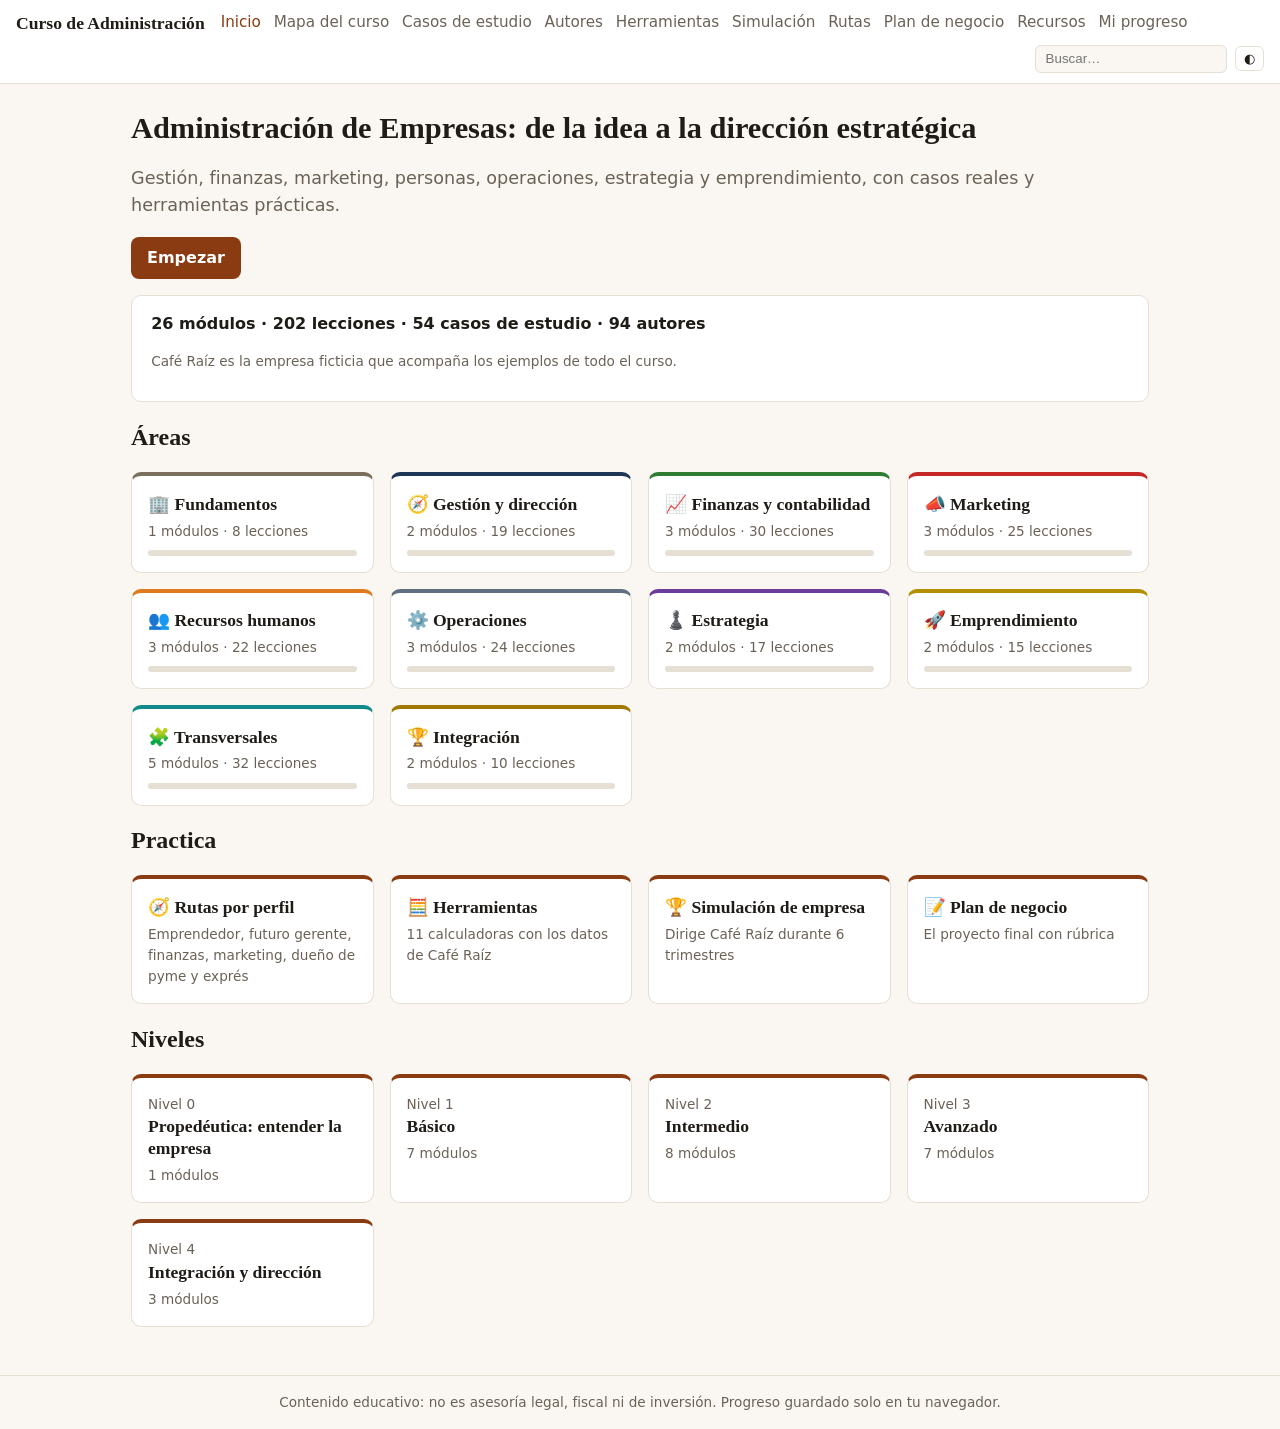
<file: sitios/administracion/index.html>
<!doctype html>
<html lang="es">
<head><meta charset="utf-8"><meta name="viewport" content="width=device-width, initial-scale=1">
<title>Curso</title><link rel="stylesheet" href="styles.css"></head>
<body>
<header class="top"><a class="brand" id="brand" href="#/"></a><nav id="mainnav" class="mainnav"></nav>
<div class="tools"><form id="searchform" class="search" role="search"><input id="q" type="search" placeholder="Buscar…" aria-label="Buscar"></form>
<button id="theme" class="iconbtn" aria-label="Cambiar tema">◐</button></div></header>
<main id="app" tabindex="-1"></main><footer class="foot" id="foot"></footer>
<script src="data.js"></script><script src="tools.js"></script><script src="app.js"></script>
</body></html>
</file>
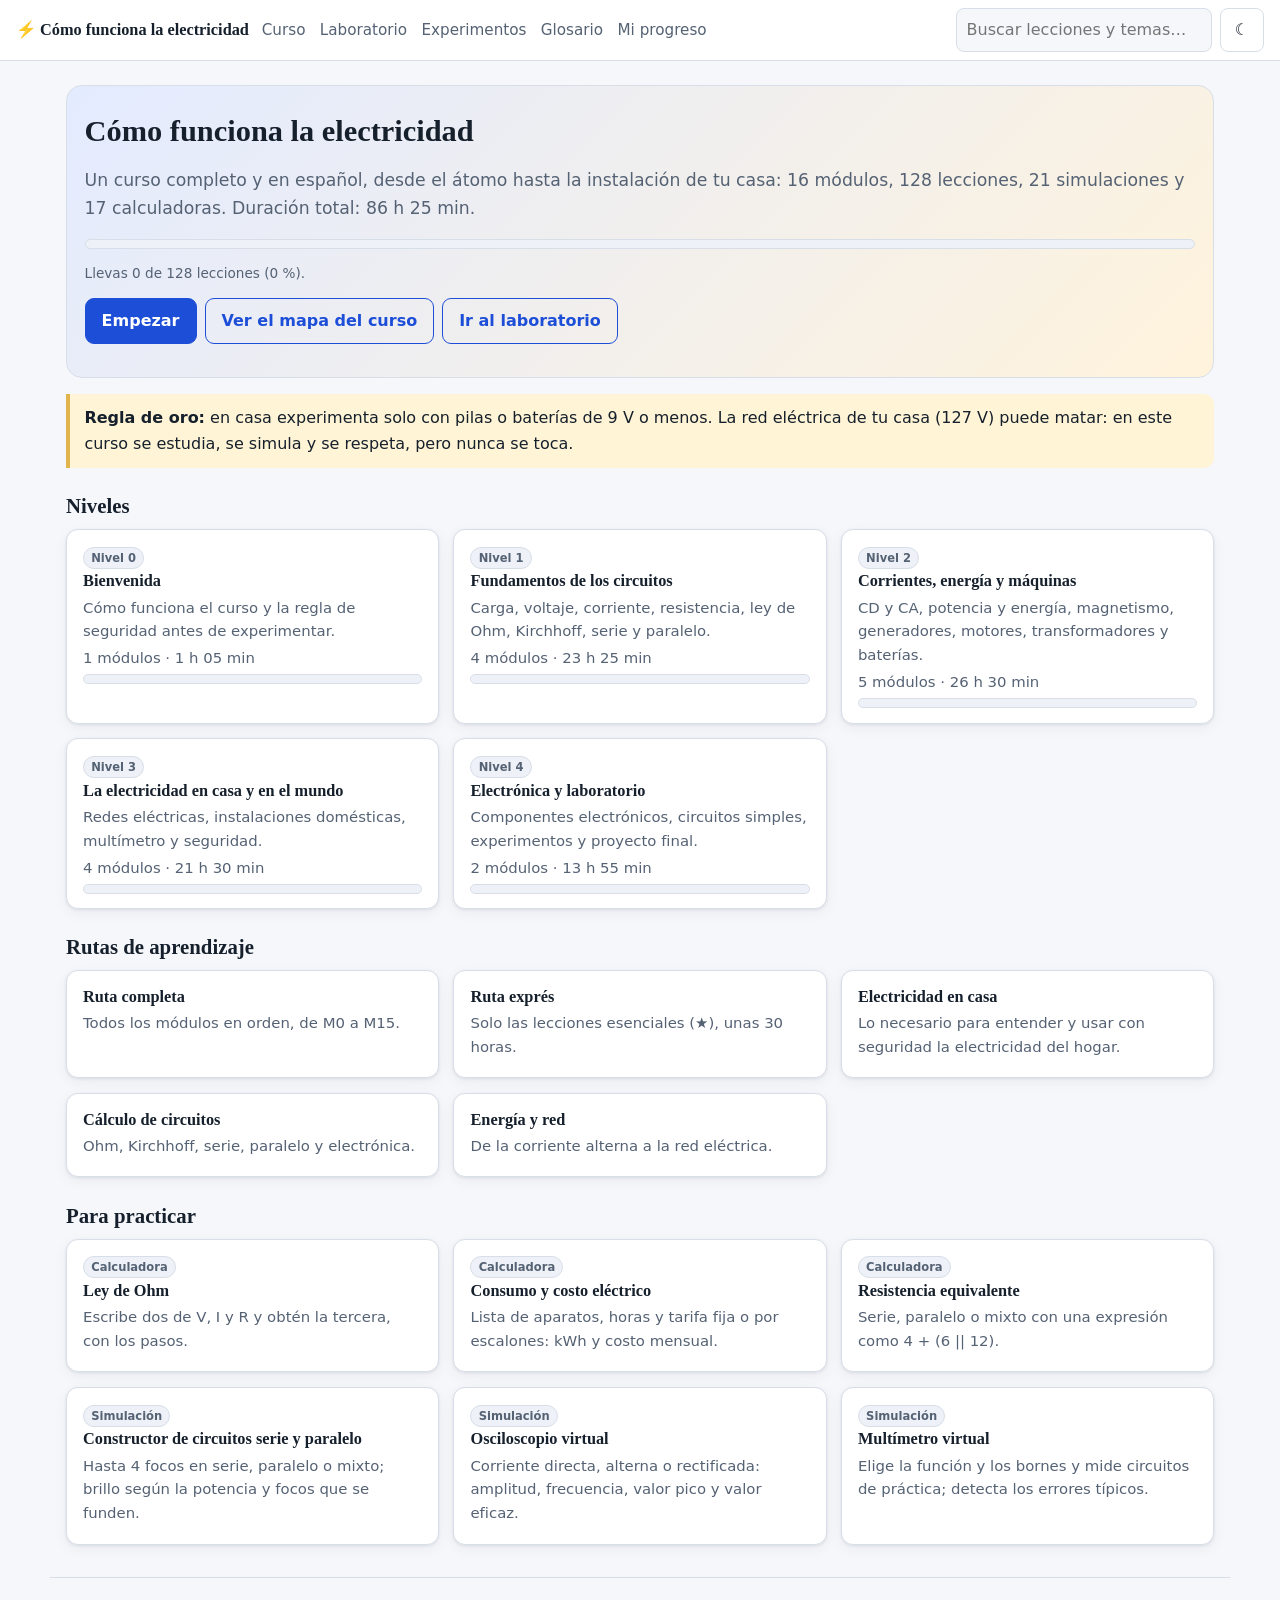
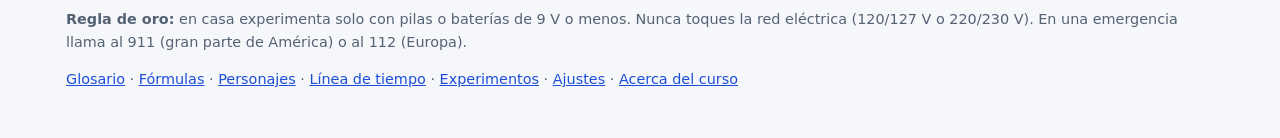
<file: sitios/como-funciona-la-electricidad/index.html>
<!doctype html>
<html lang="es">
<head>
<meta charset="utf-8">
<meta name="viewport" content="width=device-width, initial-scale=1">
<title>Cómo funciona la electricidad</title>
<meta name="description" content="Curso completo en español: carga, voltaje, corriente, ley de Ohm, Kirchhoff, CA y CD, potencia, magnetismo, motores, baterías, redes, instalaciones, multímetro, seguridad y electrónica, con simulaciones y calculadoras.">
<link rel="icon" href="icono.svg" type="image/svg+xml">
<script>try{var t=localStorage.getItem("electricidad-tema");if(t==="dark"||t==="light")document.documentElement.setAttribute("data-theme",t);}catch(e){}</script>
<link rel="stylesheet" href="estilos.css">
</head>
<body>
<a class="skip" href="#app">Saltar al contenido</a>
<header class="top">
 <button id="menubtn" class="iconbtn menubtn" aria-label="Abrir el menú" aria-expanded="false" aria-controls="menu">☰</button>
 <a class="brand" href="#/"><span class="logo" aria-hidden="true">⚡</span> Cómo funciona la electricidad</a>
 <nav id="mainnav" class="mainnav" aria-label="Principal"></nav>
 <div class="tools">
  <form id="searchform" class="search" role="search" autocomplete="off">
   <input id="q" type="search" placeholder="Buscar lecciones y temas…" aria-label="Buscar lecciones y temas" aria-autocomplete="list" aria-controls="sugerencias">
   <div id="sugerencias" class="sugerencias" role="listbox" hidden></div>
  </form>
  <button id="tema" class="iconbtn" aria-label="Cambiar entre modo claro y oscuro" title="Modo claro u oscuro">☾</button>
 </div>
 <nav id="menu" class="menu" hidden aria-label="Todas las secciones"></nav>
</header>
<div id="aviso-almacen" class="aviso-almacen" hidden>Tu navegador no permite guardar datos: el progreso se perderá al cerrar la página.</div>
<main id="app" tabindex="-1"><p class="cargando">Cargando el curso…</p></main>
<footer class="foot">
 <p><b>Regla de oro:</b> en casa experimenta solo con pilas o baterías de 9 V o menos. Nunca toques la red eléctrica (120/127 V o 220/230 V). En una emergencia llama al 911 (gran parte de América) o al 112 (Europa).</p>
 <p><a href="#/glosario">Glosario</a> · <a href="#/formulas">Fórmulas</a> · <a href="#/personajes">Personajes</a> · <a href="#/linea-de-tiempo">Línea de tiempo</a> · <a href="#/experimentos">Experimentos</a> · <a href="#/ajustes">Ajustes</a> · <a href="#/acerca">Acerca del curso</a></p>
</footer>
<nav class="bottombar" aria-label="Accesos rápidos">
 <a href="#/" data-r="">Inicio</a><a href="#/curso" data-r="curso">Curso</a><a href="#/buscar" data-r="buscar">Buscar</a><a href="#/laboratorio" data-r="laboratorio">Laboratorio</a><a href="#/progreso" data-r="progreso">Progreso</a>
</nav>
<script src="datos/interfaz.js"></script>
<script src="datos/curso.js"></script>
<script src="datos/modulo-00.js"></script>
<script src="datos/modulo-01.js"></script>
<script src="datos/modulo-02.js"></script>
<script src="datos/modulo-03.js"></script>
<script src="datos/modulo-04.js"></script>
<script src="datos/modulo-05.js"></script>
<script src="datos/modulo-06.js"></script>
<script src="datos/modulo-07.js"></script>
<script src="datos/modulo-08.js"></script>
<script src="datos/modulo-09.js"></script>
<script src="datos/modulo-10.js"></script>
<script src="datos/modulo-11.js"></script>
<script src="datos/modulo-12.js"></script>
<script src="datos/modulo-13.js"></script>
<script src="datos/modulo-14.js"></script>
<script src="datos/modulo-15.js"></script>
<script src="datos/experimentos.js"></script>
<script src="datos/glosario.js"></script>
<script src="datos/personajes.js"></script>
<script src="js/calculadoras.js"></script>
<script src="js/sim-circuitos.js"></script>
<script src="js/sim-campos.js"></script>
<script src="js/sim-componentes.js"></script>
<script src="js/progreso.js"></script>
<script src="js/buscador.js"></script>
<script src="js/quizzes.js"></script>
<script src="js/app.js"></script>
</body>
</html>
</file>
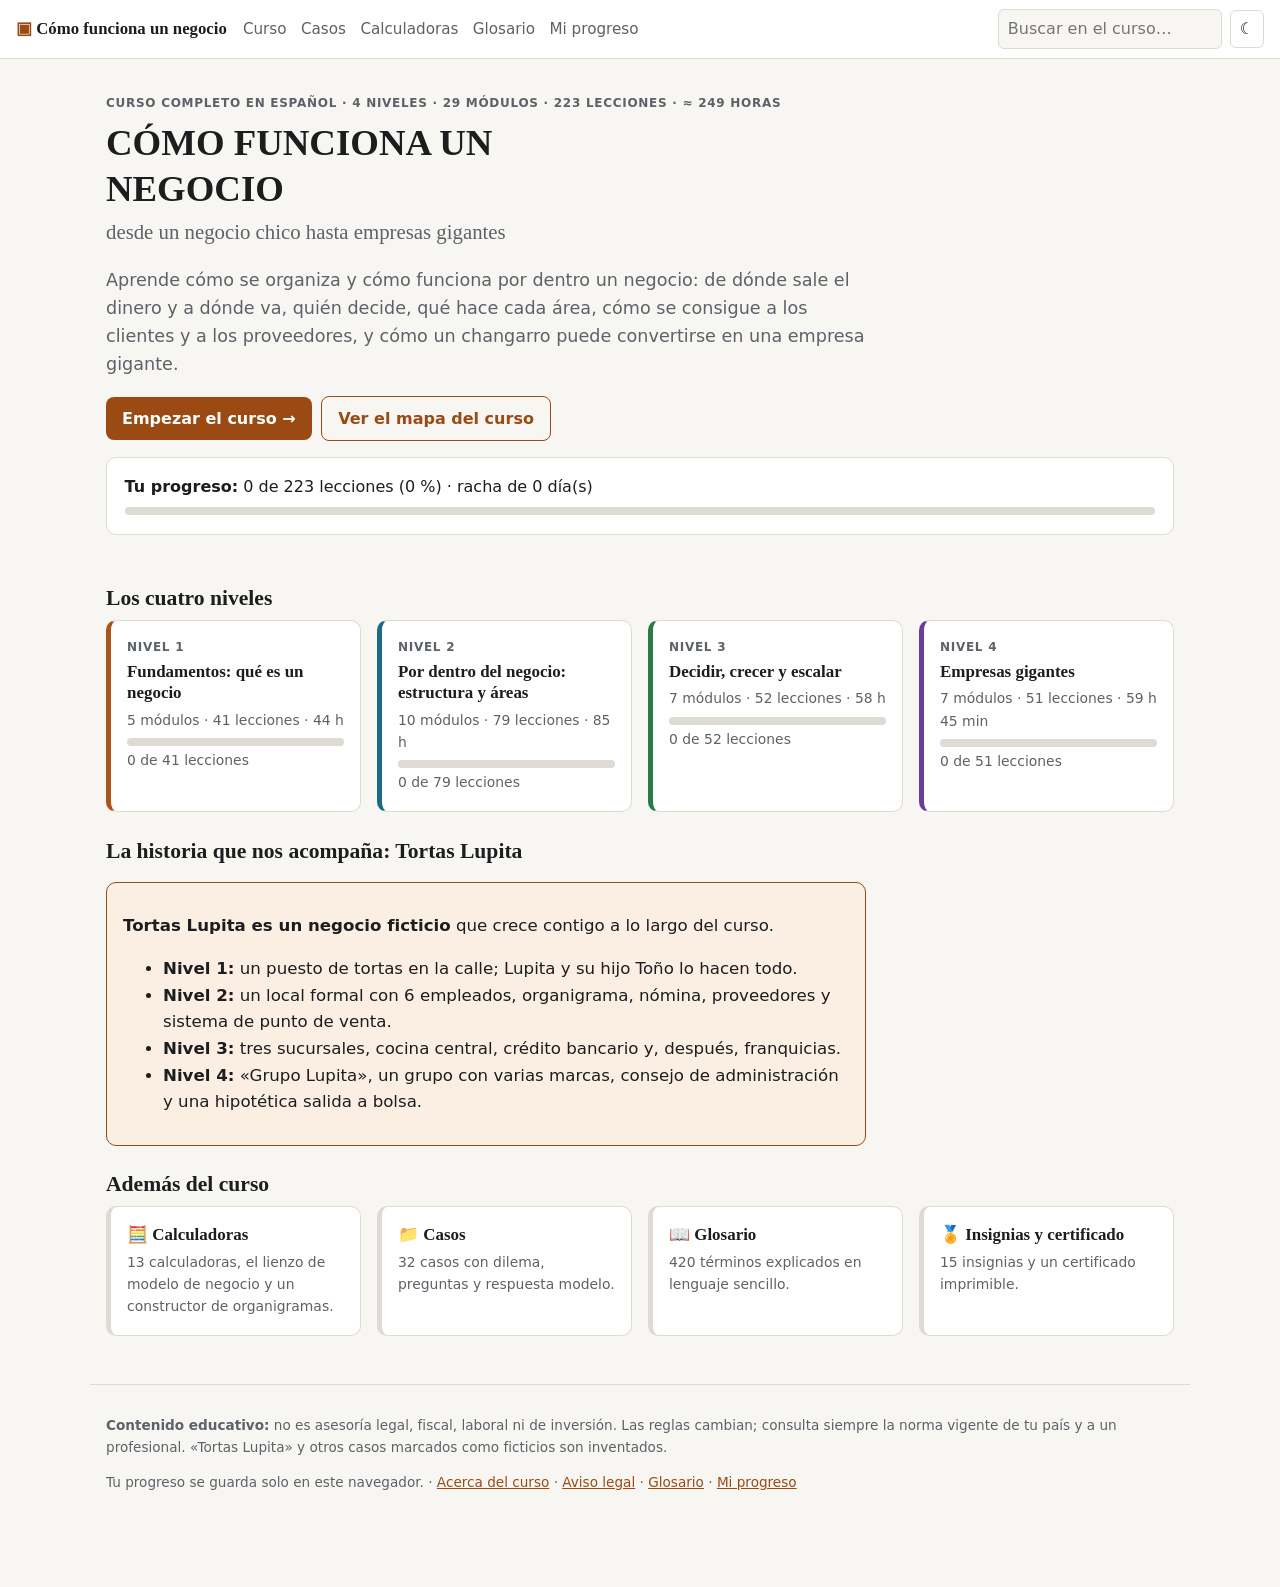
<file: sitios/como-funciona-un-negocio/index.html>
<!doctype html>
<html lang="es">
<head><meta charset="utf-8"><meta name="viewport" content="width=device-width, initial-scale=1">
<title>Cómo funciona un negocio</title>
<meta name="description" content="Curso en español: cómo se organiza y cómo funciona por dentro un negocio, desde un changarro hasta una empresa gigante.">
<link rel="stylesheet" href="styles.css"></head>
<body>
<a class="skip" href="#app">Saltar al contenido</a>
<header class="top">
 <button id="menubtn" class="iconbtn menubtn" aria-label="Menú" aria-expanded="false" aria-controls="menu">☰</button>
 <a class="brand" href="#/"><span class="logo" aria-hidden="true">▣</span> Cómo funciona un negocio</a>
 <nav id="mainnav" class="mainnav" aria-label="Principal"></nav>
 <div class="tools">
  <form id="searchform" class="search" role="search"><input id="q" type="search" placeholder="Buscar en el curso…" aria-label="Buscar en el curso"></form>
  <button id="theme" class="iconbtn" aria-label="Cambiar tema claro u oscuro">☾</button>
 </div>
 <nav id="menu" class="menu" hidden aria-label="Todas las secciones"><div id="menulist"></div></nav>
</header>
<main id="app" tabindex="-1"></main>
<footer class="foot">
 <p><b>Contenido educativo:</b> no es asesoría legal, fiscal, laboral ni de inversión. Las reglas cambian; consulta siempre la norma vigente de tu país y a un profesional. «Tortas Lupita» y otros casos marcados como ficticios son inventados.</p>
 <p>Tu progreso se guarda solo en este navegador. · <a href="#/acerca">Acerca del curso</a> · <a href="#/aviso-legal">Aviso legal</a> · <a href="#/glosario">Glosario</a> · <a href="#/mi-progreso">Mi progreso</a></p>
</footer>
<nav class="bottombar" aria-label="Accesos rápidos"><a href="#/curso">Curso</a><a href="#/herramientas">Calculadoras</a><a href="#/glosario">Glosario</a><a href="#/mi-progreso">Progreso</a></nav>
<script src="data-curso.js"></script>
<script src="data-lecciones-1.js"></script><script src="data-lecciones-2.js"></script><script src="data-lecciones-3.js"></script><script src="data-lecciones-4.js"></script>
<script src="data-quizzes.js"></script><script src="data-casos.js"></script><script src="data-glosario.js"></script>
<script src="tools.js"></script><script src="app.js"></script>
</body></html>
</file>
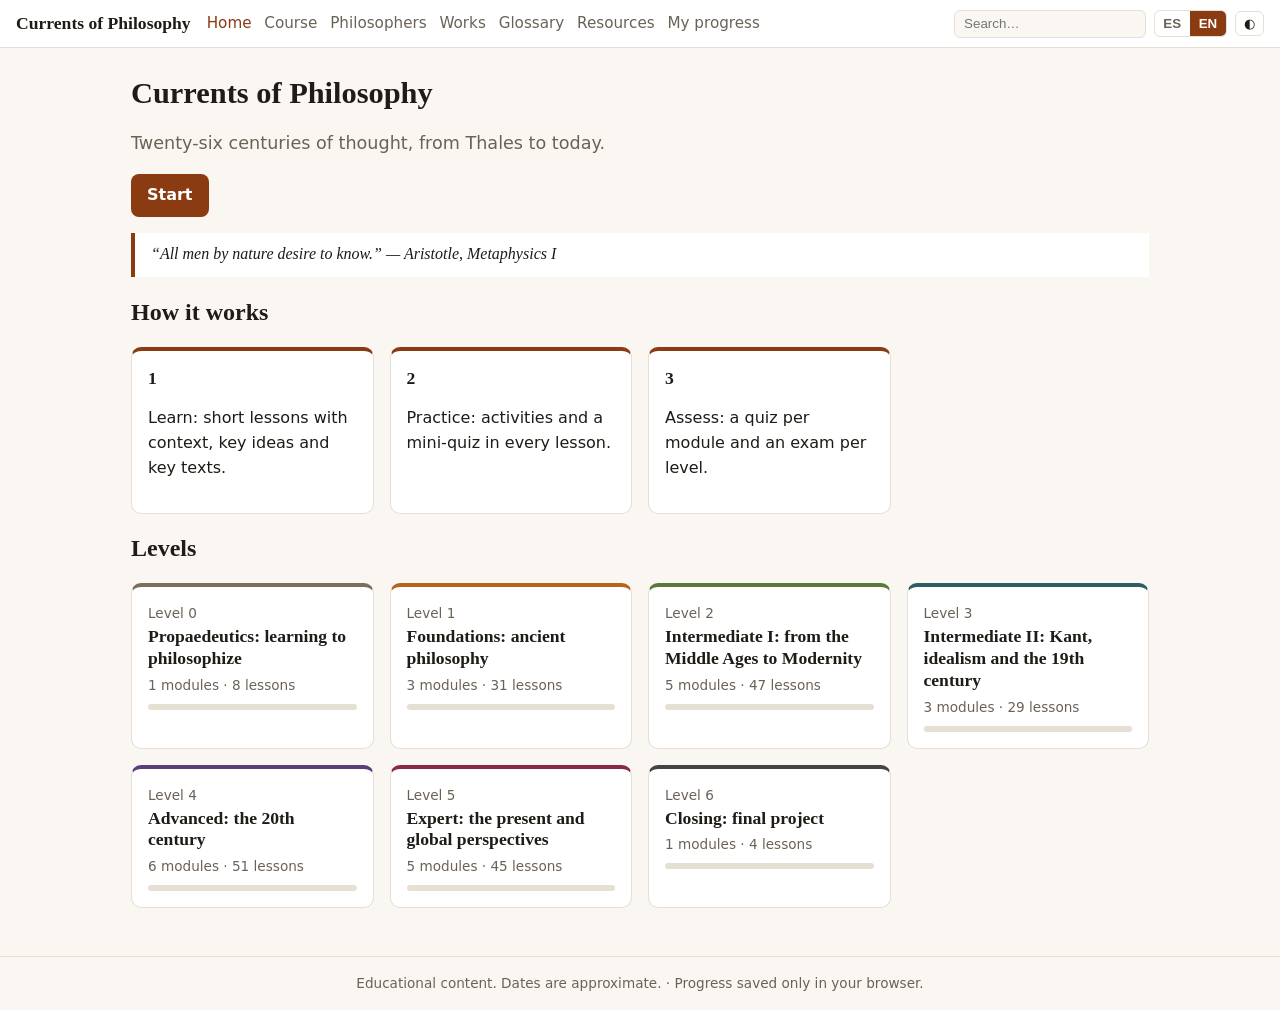
<file: sitios/filosofia/index.html>
<!doctype html>
<html lang="es">
<head>
<meta charset="utf-8">
<meta name="viewport" content="width=device-width, initial-scale=1">
<title>Corrientes de la Filosofía</title>
<link rel="stylesheet" href="styles.css">
</head>
<body>
<header class="top">
  <a class="brand" id="brand" href="#/es/"></a>
  <nav id="mainnav" class="mainnav"></nav>
  <div class="tools">
    <form id="searchform" class="search" role="search">
      <input id="q" type="search" autocomplete="off">
    </form>
    <div class="langtoggle" role="group" aria-label="Idioma / Language">
      <button id="btn-es" data-lang="es" aria-label="Español">ES</button>
      <button id="btn-en" data-lang="en" aria-label="English">EN</button>
    </div>
    <button id="theme" class="iconbtn" aria-label="Tema">◐</button>
  </div>
</header>
<main id="app" tabindex="-1"></main>
<footer class="foot" id="foot"></footer>
<script src="data-ui.js"></script>
<script src="data-modules-1.js"></script>
<script src="data-modules-2.js"></script>
<script src="app.js"></script>
</body>
</html>
</file>
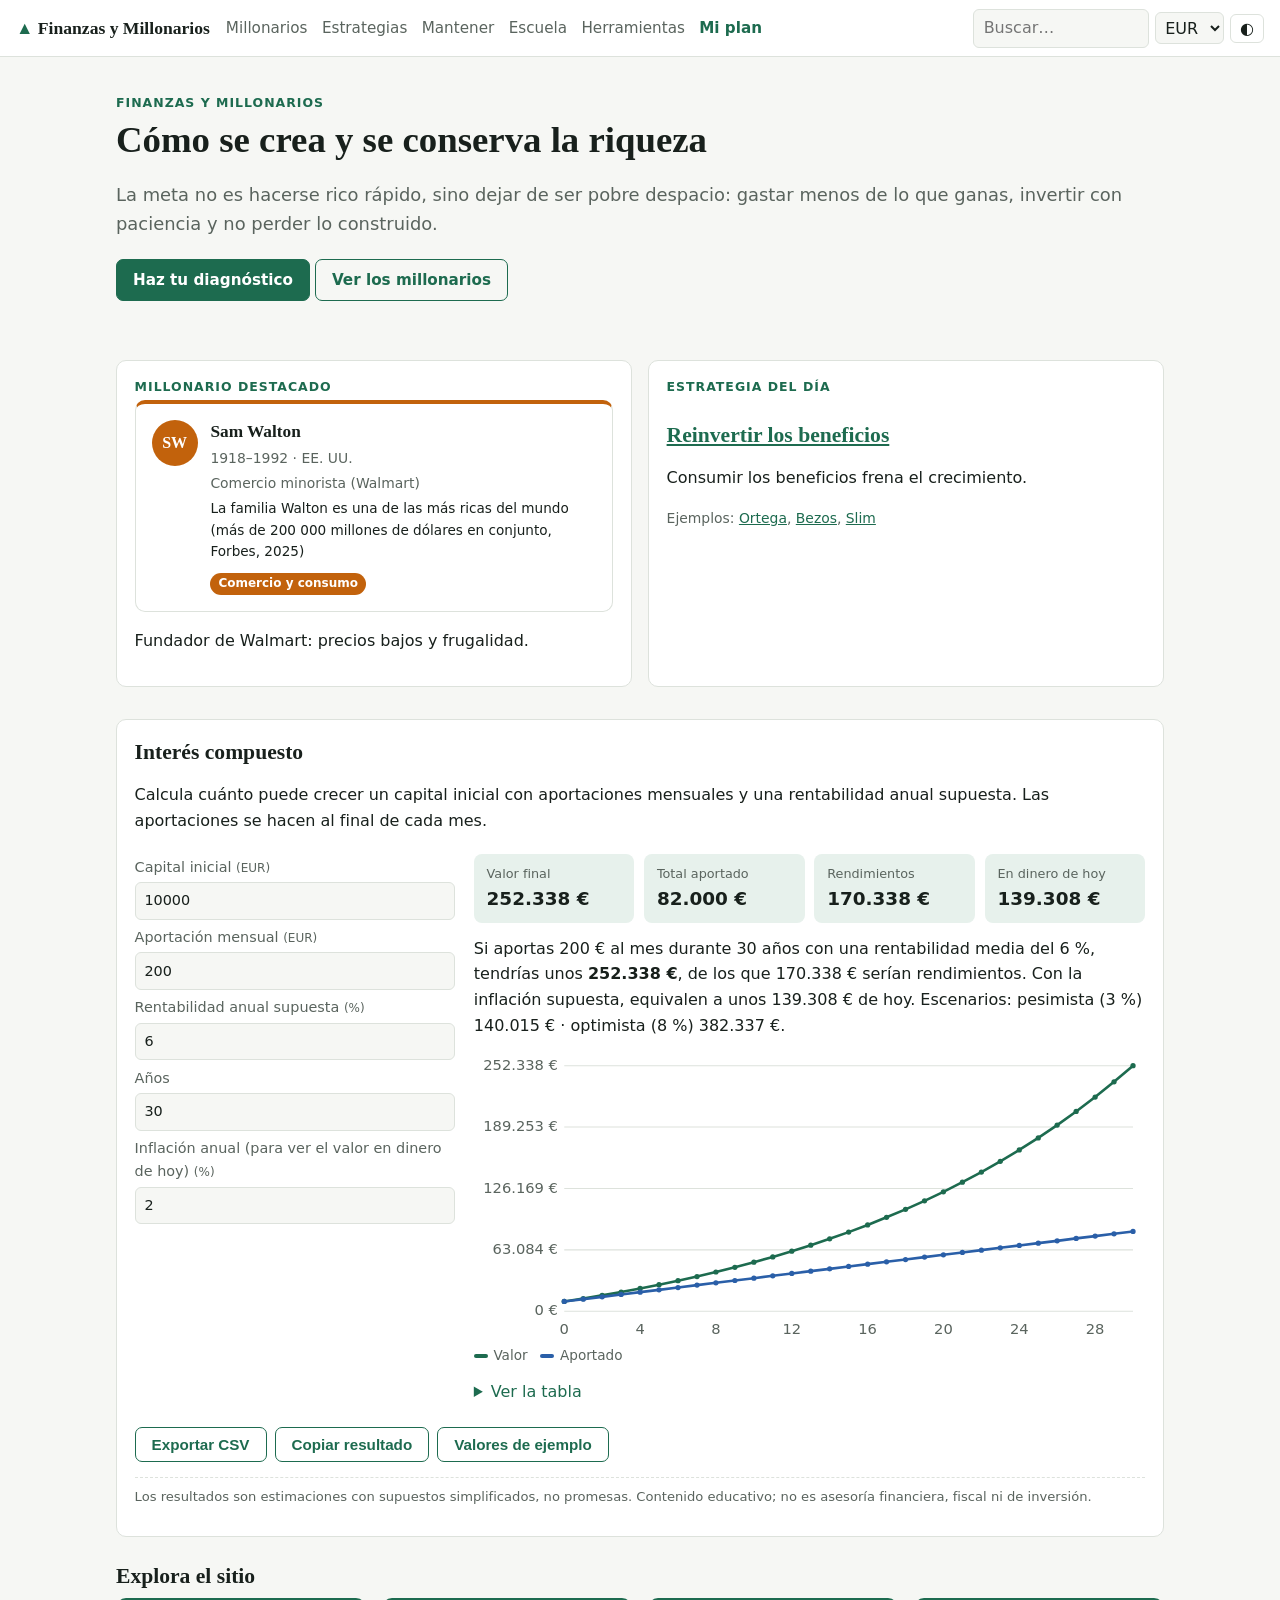
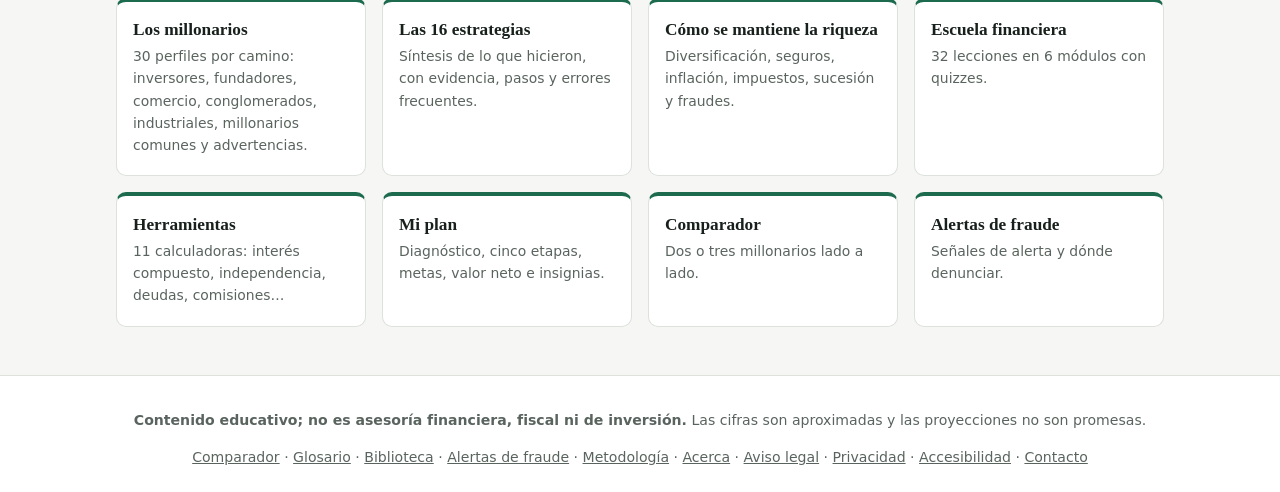
<file: sitios/finanzas/index.html>
<!doctype html>
<html lang="es">
<head><meta charset="utf-8"><meta name="viewport" content="width=device-width, initial-scale=1">
<title>Finanzas y Millonarios</title>
<meta name="description" content="Cómo se crea y se conserva la riqueza: millonarios, estrategias, escuela financiera, calculadoras y un plan personal. Contenido educativo en español.">
<link rel="stylesheet" href="styles.css"></head>
<body>
<a class="skip" href="#app">Saltar al contenido</a>
<header class="top">
  <button id="menu" class="iconbtn menu" aria-label="Menú" aria-expanded="false" aria-controls="mainnav">☰</button>
  <a class="brand" href="#/"><span class="logo" aria-hidden="true">▲</span> Finanzas y Millonarios</a>
  <nav id="mainnav" class="mainnav" aria-label="Principal"></nav>
  <div class="tools">
    <form id="searchform" class="search" role="search"><input id="q" type="search" placeholder="Buscar…" aria-label="Buscar en el sitio"></form>
    <select id="curtop" class="cur" aria-label="Moneda"></select>
    <button id="theme" class="iconbtn" aria-label="Cambiar entre tema claro y oscuro">◐</button>
  </div>
</header>
<main id="app" tabindex="-1"></main>
<footer class="foot">
  <p><b>Contenido educativo; no es asesoría financiera, fiscal ni de inversión.</b> Las cifras son aproximadas y las proyecciones no son promesas.</p>
  <nav aria-label="Secundaria"><a href="#/comparar">Comparador</a> · <a href="#/glosario">Glosario</a> · <a href="#/biblioteca">Biblioteca</a> · <a href="#/alertas-de-fraude">Alertas de fraude</a> · <a href="#/metodologia">Metodología</a> · <a href="#/acerca">Acerca</a> · <a href="#/aviso-legal">Aviso legal</a> · <a href="#/privacidad">Privacidad</a> · <a href="#/accesibilidad">Accesibilidad</a> · <a href="#/contacto">Contacto</a></nav>
</footer>
<nav id="bottomnav" class="bottomnav" aria-label="Accesos rápidos"><a href="#/millonarios">Millonarios</a><a href="#/herramientas">Herramientas</a><a href="#/mi-plan">Mi plan</a><a href="#/buscar">Buscar</a></nav>
<script src="data.js"></script><script src="data-perfiles-2.js"></script><script src="data-extra.js"></script><script src="tools.js"></script><script src="app.js"></script>
</body></html>
</file>
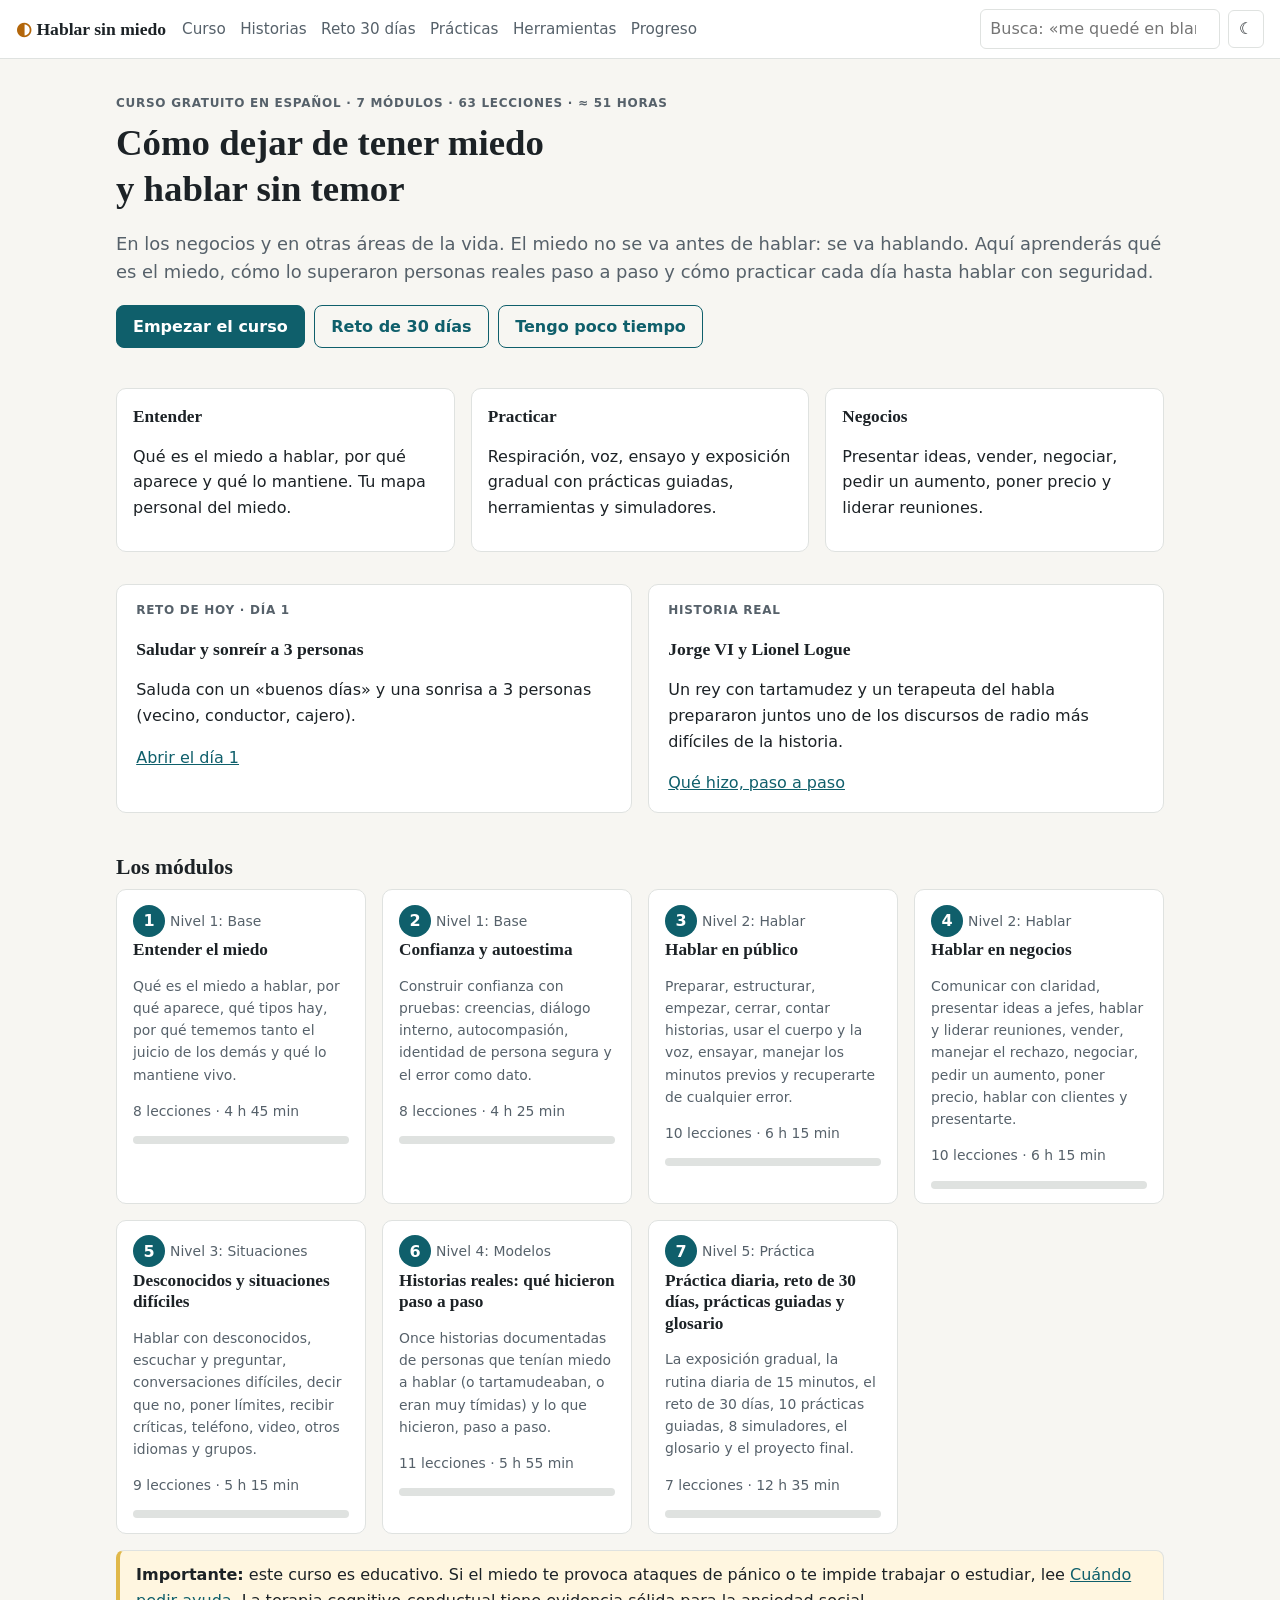
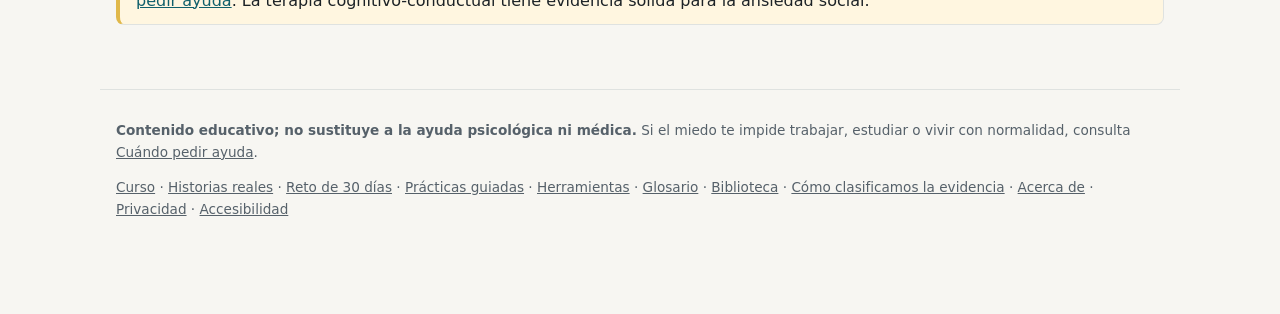
<file: sitios/hablar-sin-miedo/index.html>
<!doctype html>
<html lang="es">
<head><meta charset="utf-8"><meta name="viewport" content="width=device-width, initial-scale=1">
<title>Hablar sin miedo</title>
<meta name="description" content="Curso en español para dejar de tener miedo a hablar: en público, en los negocios, con desconocidos y en conversaciones difíciles, con historias reales, técnicas con evidencia, quizzes y un reto de 30 días.">
<link rel="stylesheet" href="styles.css"></head>
<body>
<a class="skip" href="#app">Saltar al contenido</a>
<header class="top">
 <button id="menubtn" class="iconbtn menubtn" aria-label="Menú" aria-expanded="false" aria-controls="menu">☰</button>
 <a class="brand" href="#/"><span class="logo" aria-hidden="true">◐</span> Hablar sin miedo</a>
 <nav id="mainnav" class="mainnav" aria-label="Principal"></nav>
 <div class="tools">
  <form id="searchform" class="search" role="search"><input id="q" type="search" placeholder="Busca: «me quedé en blanco»…" aria-label="Buscar en el curso"></form>
  <button id="theme" class="iconbtn" aria-label="Cambiar entre modo claro y oscuro">☾</button>
 </div>
 <nav id="menu" class="menu" hidden aria-label="Todas las secciones"><div id="menulist"></div></nav>
</header>
<main id="app" tabindex="-1"></main>
<footer class="foot">
 <p><b>Contenido educativo; no sustituye a la ayuda psicológica ni médica.</b> Si el miedo te impide trabajar, estudiar o vivir con normalidad, consulta <a href="#/pedir-ayuda">Cuándo pedir ayuda</a>.</p>
 <p><a href="#/curso">Curso</a> · <a href="#/historias">Historias reales</a> · <a href="#/reto-30-dias">Reto de 30 días</a> · <a href="#/practicas">Prácticas guiadas</a> · <a href="#/herramientas">Herramientas</a> · <a href="#/glosario">Glosario</a> · <a href="#/biblioteca">Biblioteca</a> · <a href="#/evidencia">Cómo clasificamos la evidencia</a> · <a href="#/acerca">Acerca de</a> · <a href="#/privacidad">Privacidad</a> · <a href="#/accesibilidad">Accesibilidad</a></p>
</footer>
<nav class="bottombar" aria-label="Accesos rápidos"><a href="#/curso">Curso</a><a href="#/reto-30-dias">Reto</a><a href="#/practicas">Prácticas</a><a href="#/buscar">Buscar</a></nav>
<script src="data-curso-1.js"></script><script src="data-curso-2.js"></script><script src="data-curso-3.js"></script><script src="data-historias.js"></script><script src="data-practica.js"></script><script src="data-extra.js"></script><script src="herramientas.js"></script><script src="app.js"></script>
</body></html>
</file>
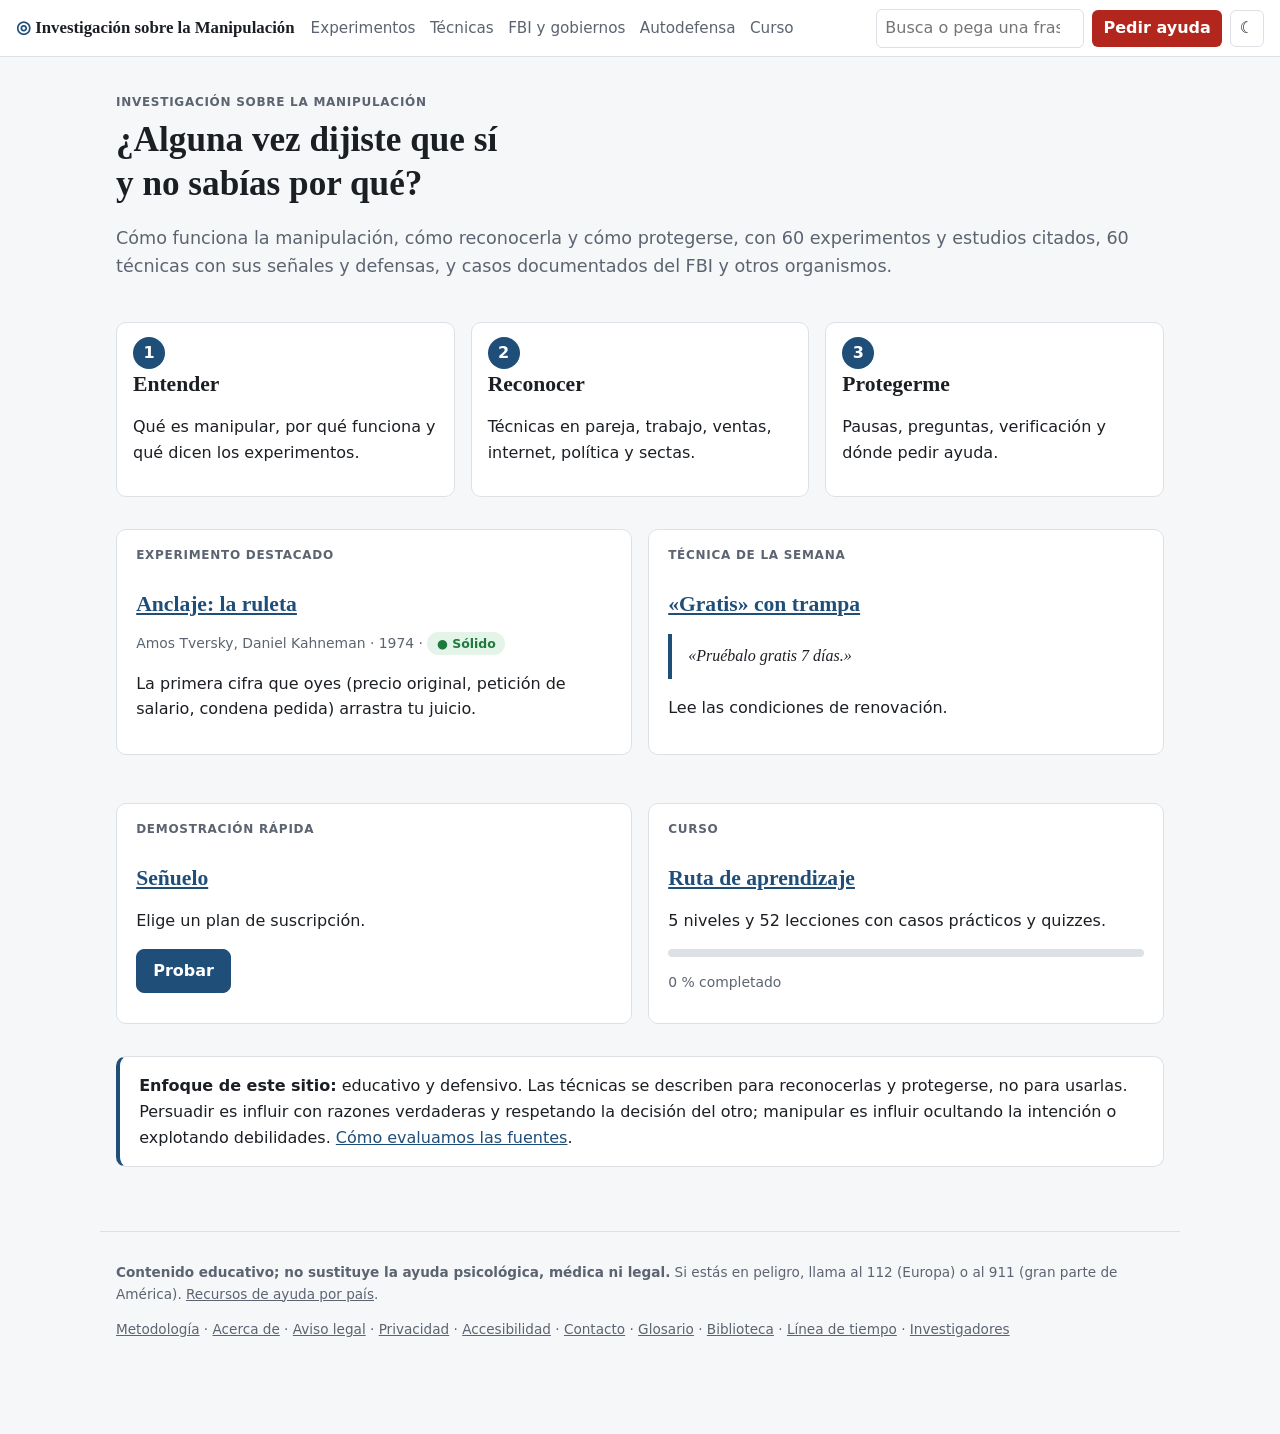
<file: sitios/manipulacion/index.html>
<!doctype html>
<html lang="es">
<head><meta charset="utf-8"><meta name="viewport" content="width=device-width, initial-scale=1">
<title>Investigación sobre la Manipulación</title>
<meta name="description" content="Cómo funciona la manipulación, cómo reconocerla y cómo protegerse: experimentos, técnicas, FBI y gobiernos, ética y autodefensa.">
<link rel="stylesheet" href="styles.css"></head>
<body>
<a class="skip" href="#app">Saltar al contenido</a>
<header class="top">
 <button id="menubtn" class="iconbtn menubtn" aria-label="Menú" aria-expanded="false" aria-controls="menu">☰</button>
 <a class="brand" href="#/"><span class="logo" aria-hidden="true">◎</span> Investigación sobre la Manipulación</a>
 <nav id="mainnav" class="mainnav" aria-label="Principal"></nav>
 <div class="tools">
  <form id="searchform" class="search" role="search"><input id="q" type="search" placeholder="Busca o pega una frase…" aria-label="Buscar"></form>
  <a class="helpbtn" href="#/pedir-ayuda">Pedir ayuda</a>
  <button id="theme" class="iconbtn" aria-label="Cambiar tema claro u oscuro">☾</button>
 </div>
 <nav id="menu" class="menu" hidden aria-label="Todas las secciones"><div id="menulist"></div></nav>
</header>
<main id="app" tabindex="-1"></main>
<footer class="foot">
 <p><b>Contenido educativo; no sustituye la ayuda psicológica, médica ni legal.</b> Si estás en peligro, llama al 112 (Europa) o al 911 (gran parte de América). <a href="#/pedir-ayuda">Recursos de ayuda por país</a>.</p>
 <p><a href="#/metodologia">Metodología</a> · <a href="#/acerca">Acerca de</a> · <a href="#/aviso-legal">Aviso legal</a> · <a href="#/privacidad">Privacidad</a> · <a href="#/accesibilidad">Accesibilidad</a> · <a href="#/contacto">Contacto</a> · <a href="#/glosario">Glosario</a> · <a href="#/biblioteca">Biblioteca</a> · <a href="#/linea-de-tiempo">Línea de tiempo</a> · <a href="#/investigadores">Investigadores</a></p>
</footer>
<nav class="bottombar" aria-label="Accesos rápidos"><a href="#/experimentos">Experimentos</a><a href="#/tecnicas">Técnicas</a><a href="#/autodefensa">Autodefensa</a><a href="#/pedir-ayuda" class="help">Ayuda</a></nav>
<script src="data-experimentos.js"></script><script src="data-tecnicas.js"></script><script src="data-secciones.js"></script><script src="data-curso.js"></script><script src="app.js"></script>
</body></html>
</file>
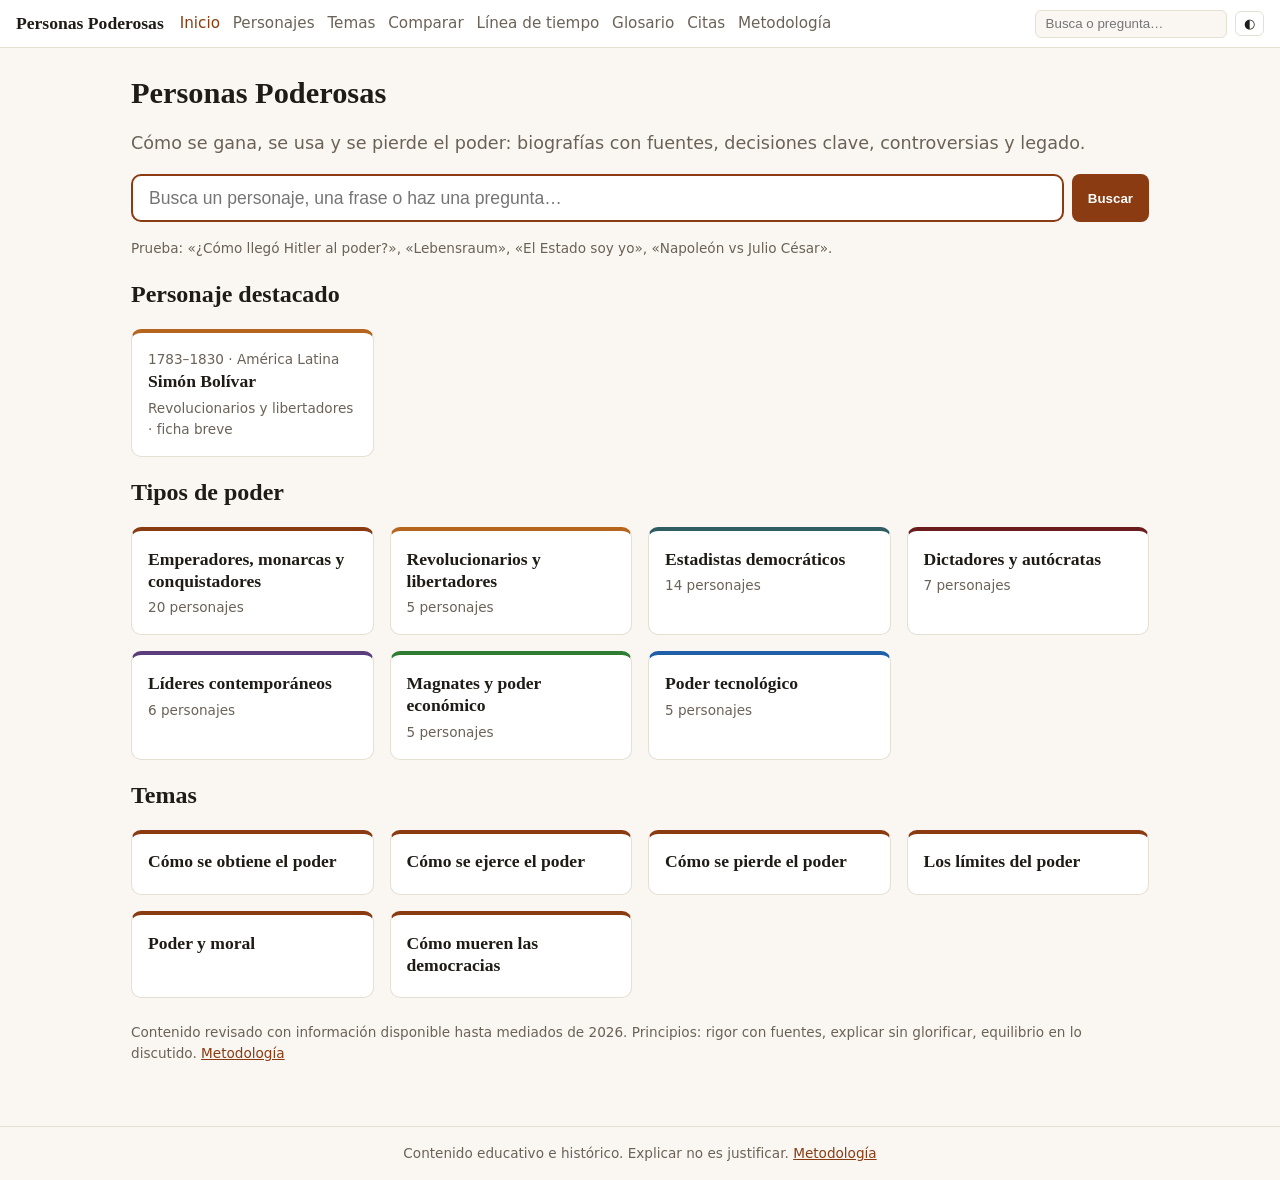
<file: sitios/personas-poderosas/index.html>
<!doctype html>
<html lang="es">
<head><meta charset="utf-8"><meta name="viewport" content="width=device-width, initial-scale=1">
<title>Personas Poderosas</title><link rel="stylesheet" href="styles.css"></head>
<body>
<header class="top"><a class="brand" href="#/">Personas Poderosas</a><nav id="mainnav" class="mainnav"></nav>
<div class="tools"><form id="searchform" class="search" role="search"><input id="q" type="search" placeholder="Busca o pregunta…" aria-label="Buscar"></form>
<button id="theme" class="iconbtn" aria-label="Cambiar tema">◐</button></div></header>
<main id="app" tabindex="-1"></main>
<footer class="foot">Contenido educativo e histórico. Explicar no es justificar. <a href="#/metodologia">Metodología</a></footer>
<script src="data-perfiles.js"></script><script src="data-busqueda.js"></script><script src="app.js"></script>
</body></html>
</file>
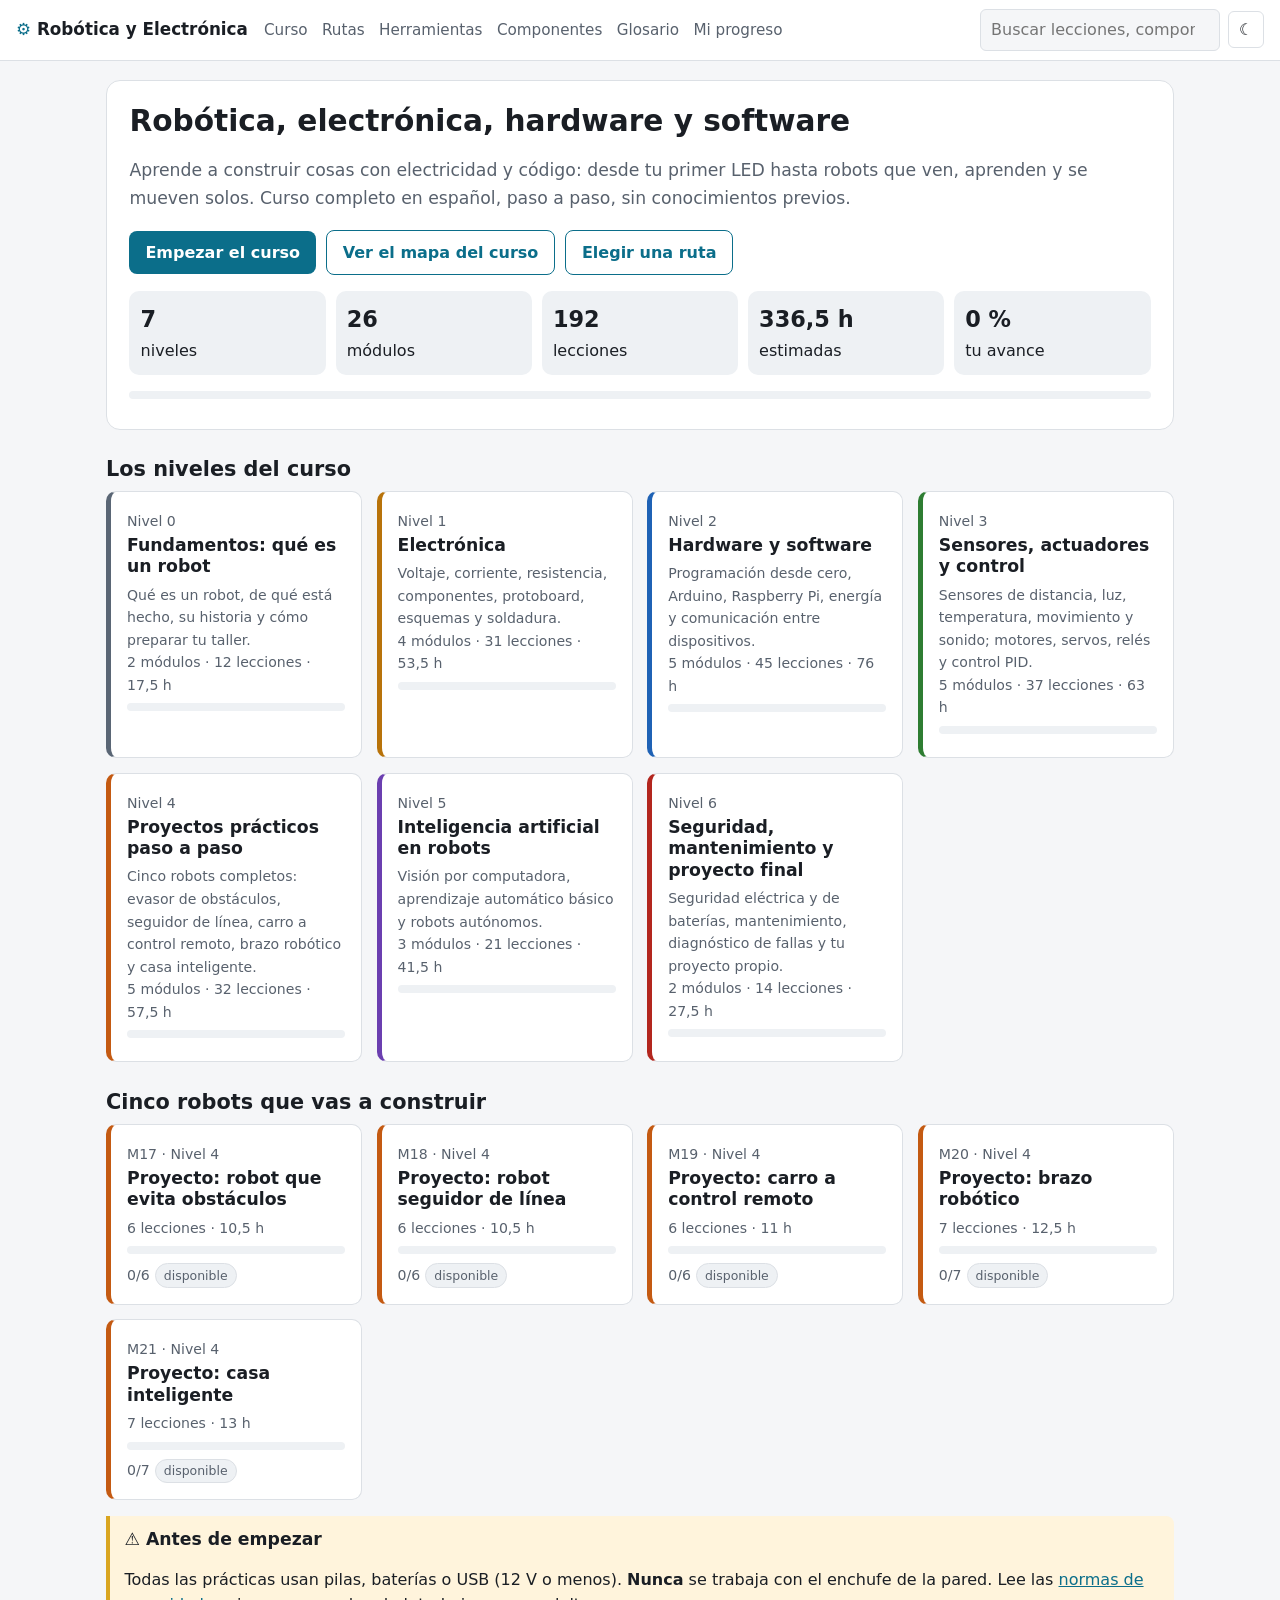
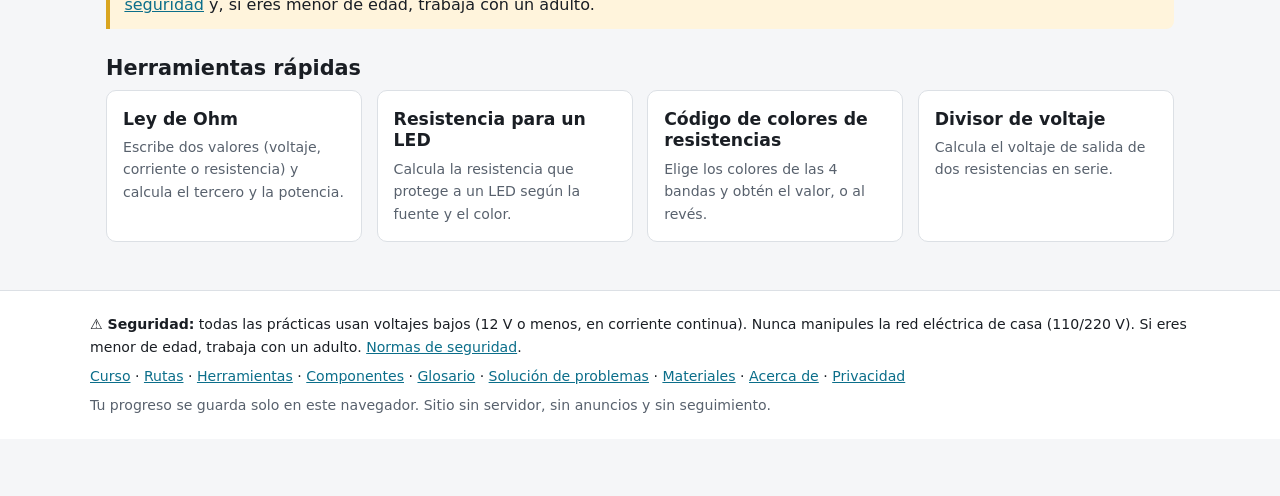
<file: sitios/robotica-electronica/index.html>
<!doctype html>
<html lang="es">
<head><meta charset="utf-8"><meta name="viewport" content="width=device-width, initial-scale=1">
<title>Robótica y Electrónica</title>
<meta name="description" content="Curso completo en español de robótica, electrónica, hardware y software: de tu primer LED a robots autónomos con inteligencia artificial.">
<link rel="stylesheet" href="styles.css"></head>
<body>
<a class="skip" href="#app">Saltar al contenido</a>
<header class="top">
 <button id="menubtn" class="iconbtn menubtn" aria-label="Menú" aria-expanded="false" aria-controls="menu">☰</button>
 <a class="brand" href="#/"><span class="logo" aria-hidden="true">⚙</span> Robótica y Electrónica</a>
 <nav id="mainnav" class="mainnav" aria-label="Principal"></nav>
 <div class="tools">
  <form id="searchform" class="search" role="search"><input id="q" type="search" placeholder="Buscar lecciones, componentes…" aria-label="Buscar en el curso"></form>
  <button id="theme" class="iconbtn" aria-label="Cambiar tema claro u oscuro">☾</button>
 </div>
 <nav id="menu" class="menu" hidden aria-label="Todas las secciones"><div id="menulist"></div></nav>
</header>
<main id="app" tabindex="-1"><p>Cargando el curso…</p><noscript>Este curso necesita JavaScript activado en el navegador.</noscript></main>
<footer class="foot">
 <p><b>⚠️ Seguridad:</b> todas las prácticas usan voltajes bajos (12 V o menos, en corriente continua). Nunca manipules la red eléctrica de casa (110/220 V). Si eres menor de edad, trabaja con un adulto. <a href="#/seguridad">Normas de seguridad</a>.</p>
 <p><a href="#/curso">Curso</a> · <a href="#/rutas">Rutas</a> · <a href="#/herramientas">Herramientas</a> · <a href="#/componentes">Componentes</a> · <a href="#/glosario">Glosario</a> · <a href="#/solucion-de-problemas">Solución de problemas</a> · <a href="#/materiales">Materiales</a> · <a href="#/acerca">Acerca de</a> · <a href="#/privacidad">Privacidad</a></p>
 <p class="meta">Tu progreso se guarda solo en este navegador. Sitio sin servidor, sin anuncios y sin seguimiento.</p>
</footer>
<nav class="bottombar" aria-label="Accesos rápidos"><a href="#/curso">Curso</a><a href="#/buscar/">Buscar</a><a href="#/herramientas">Herramientas</a><a href="#/progreso">Progreso</a></nav>
<script src="data-extra.js"></script>
<script src="data-curso-1.js"></script>
<script src="data-curso-2.js"></script>
<script src="data-curso-3.js"></script>
<script src="data-curso-4.js"></script>
<script src="data-curso-5.js"></script>
<script src="data-curso-6.js"></script>
<script src="data-curso-7.js"></script>
<script src="data-curso-8.js"></script>
<script src="data-curso-9.js"></script>
<script src="tools.js"></script>
<script src="app.js"></script>
</body></html>
</file>
<file: sitios/administracion/styles.css>
:root{
  --bg:#faf7f2; --panel:#ffffff; --ink:#1f1b16; --muted:#6b6257; --line:#e6dfd4;
  --accent:#8a3b12; --accent2:#2f5d62; --ok:#2e7d32; --warn:#b26a00;
  --lvl0:#7a6f5c; --lvl1:#b5651d; --lvl2:#5b7a3a; --lvl3:#2f5d62; --lvl4:#5a3d7a; --lvl5:#8a2846; --lvl6:#444;
  --serif: Georgia, "Iowan Old Style", "Palatino Linotype", serif;
  --sans: system-ui, -apple-system, "Segoe UI", Roboto, sans-serif;
}
@media (prefers-color-scheme: dark){
  :root:not([data-theme="light"]){
    --bg:#16130f; --panel:#201c17; --ink:#efe8dd; --muted:#a99f92; --line:#3a332b;
    --accent:#e08a5a; --accent2:#7fb3b8; --ok:#7bc47f; --warn:#e0a84a;
  }
}
:root[data-theme="dark"]{
  --bg:#16130f; --panel:#201c17; --ink:#efe8dd; --muted:#a99f92; --line:#3a332b;
  --accent:#e08a5a; --accent2:#7fb3b8; --ok:#7bc47f; --warn:#e0a84a;
}
*{box-sizing:border-box}
html,body{margin:0}
body{background:var(--bg);color:var(--ink);font-family:var(--sans);line-height:1.55}
a{color:var(--accent)}
.top{position:sticky;top:0;z-index:10;display:flex;flex-wrap:wrap;gap:.5rem 1rem;align-items:center;
  padding:.6rem 16px;background:var(--panel);border-bottom:1px solid var(--line)}
.brand{font-family:var(--serif);font-weight:700;font-size:1.1rem;text-decoration:none;color:var(--ink)}
.mainnav{display:flex;flex-wrap:wrap;gap:.2rem .8rem}
.mainnav a{text-decoration:none;color:var(--muted);font-size:.95rem}
.mainnav a.on,.mainnav a:hover{color:var(--accent)}
.tools{margin-left:auto;display:flex;gap:.5rem;align-items:center}
.search input{padding:.35rem .6rem;border:1px solid var(--line);border-radius:6px;background:var(--bg);color:var(--ink);width:12rem;max-width:40vw}
.langtoggle{display:flex;border:1px solid var(--line);border-radius:6px;overflow:hidden}
.langtoggle button{border:0;background:transparent;color:var(--muted);padding:.3rem .55rem;cursor:pointer;font-weight:600}
.langtoggle button[aria-pressed="true"]{background:var(--accent);color:#fff}
.iconbtn{border:1px solid var(--line);background:transparent;color:var(--ink);border-radius:6px;padding:.25rem .5rem;cursor:pointer}
main{max-width:1050px;margin:0 auto;padding:1.2rem 16px 3rem}
h1,h2,h3{font-family:var(--serif);line-height:1.25}
h1{font-size:1.9rem;margin:.4rem 0 .6rem}
.crumbs{font-size:.85rem;color:var(--muted);margin-bottom:.4rem}
.crumbs a{color:var(--muted)}
.lead{font-size:1.1rem;color:var(--muted)}
.grid{display:grid;gap:1rem;grid-template-columns:repeat(auto-fill,minmax(240px,1fr))}
.card{background:var(--panel);border:1px solid var(--line);border-radius:10px;padding:1rem;display:block;text-decoration:none;color:var(--ink);border-top:4px solid var(--c,var(--accent))}
.card:hover{box-shadow:0 2px 10px rgba(0,0,0,.08)}
.card h3{margin:.1rem 0 .3rem;font-size:1.1rem}
.meta{font-size:.85rem;color:var(--muted)}
.bar{height:6px;background:var(--line);border-radius:4px;overflow:hidden;margin-top:.5rem}
.bar>i{display:block;height:100%;background:var(--ok)}
.panel{background:var(--panel);border:1px solid var(--line);border-radius:10px;padding:1rem 1.2rem;margin:1rem 0}
.quote{font-family:var(--serif);font-style:italic;border-left:4px solid var(--accent);padding:.6rem 1rem;background:var(--panel);margin:1rem 0}
table{border-collapse:collapse;width:100%;font-size:.93rem}
th,td{border-bottom:1px solid var(--line);padding:.45rem .5rem;text-align:left;vertical-align:top}
th{color:var(--muted);font-weight:600}
.tablewrap{overflow-x:auto}
.layout{display:grid;grid-template-columns:240px 1fr;gap:1.5rem}
.side{position:sticky;top:4.5rem;align-self:start;max-height:80vh;overflow:auto;font-size:.9rem}
.side ol{padding-left:1.2rem;margin:.3rem 0}
.side a{text-decoration:none;color:var(--ink)}
.side li.cur a{color:var(--accent);font-weight:700}
.st{display:inline-block;width:1.1em;color:var(--muted)}
.st.done{color:var(--ok)}
.btn{display:inline-block;background:var(--accent);color:#fff;border:0;border-radius:8px;padding:.55rem 1rem;cursor:pointer;text-decoration:none;font-weight:600}
.btn.sec{background:transparent;color:var(--accent);border:1px solid var(--accent)}
.row{display:flex;gap:.6rem;flex-wrap:wrap;align-items:center}
.pn{display:flex;justify-content:space-between;gap:1rem;margin-top:2rem}
.tag{display:inline-block;font-size:.75rem;padding:.1rem .45rem;border-radius:999px;background:var(--line);color:var(--ink);margin-right:.3rem}
.star{color:var(--warn)}
.q{margin:1rem 0;padding:.8rem 1rem;border:1px solid var(--line);border-radius:8px;background:var(--panel)}
.q label{display:block;padding:.25rem 0;cursor:pointer}
.q .fb{margin-top:.4rem;font-size:.9rem}
.ok{color:var(--ok)} .bad{color:#c62828}
.note{width:100%;min-height:6rem;padding:.6rem;border:1px solid var(--line);border-radius:8px;background:var(--bg);color:var(--ink);font:inherit}
.foot{border-top:1px solid var(--line);padding:1rem 16px;color:var(--muted);font-size:.85rem;text-align:center}
.lvlhead{display:flex;align-items:baseline;gap:.6rem;margin-top:1.6rem}
.lvlhead .dot{width:.8rem;height:.8rem;border-radius:50%;background:var(--c)}
@media (max-width:760px){
  .layout{grid-template-columns:1fr}
  .side{position:static;max-height:none;order:2}
  .search input{width:8rem}
  h1{font-size:1.5rem}
}
.matrix td,.matrix th{min-width:150px}
.cell{display:block;border-left:4px solid var(--c);padding:.3rem .5rem;margin:.25rem 0;background:var(--panel);text-decoration:none;color:var(--ink);font-size:.85rem;border-radius:4px}
.cell .meta{display:block}
.chips{margin:.6rem 0}
.chip{border:1px solid var(--line);background:var(--panel);color:var(--ink);border-radius:999px;padding:.25rem .7rem;cursor:pointer}
.chip.on{background:var(--accent);color:#fff}
.formula{background:var(--panel);border:1px dashed var(--accent2);border-radius:8px;padding:.6rem .9rem;margin:1rem 0}
.warn{color:var(--warn);font-weight:600}
.cols{columns:2 260px}
.tool{background:var(--panel);border:1px solid var(--line);border-radius:10px;padding:1rem 1.2rem;margin:1rem 0}
.tool label{display:inline-block;margin:.3rem .8rem .3rem 0}
.tool input,.tool select{padding:.35rem .5rem;border:1px solid var(--line);border-radius:6px;background:var(--bg);color:var(--ink);width:9rem}
.tool output{display:block;margin-top:.6rem;font-weight:600}
</file>
<file: sitios/como-funciona-la-electricidad/estilos.css>
/* Cómo funciona la electricidad — estilos. Móvil primero; tema claro y oscuro con variables. */
:root{
  --bg:#f5f7fb; --panel:#ffffff; --panel2:#eef2f8; --ink:#16202c; --muted:#556274; --line:#d8dee8;
  --accent:#1d4ed8; --accent-ink:#ffffff; --accent-soft:#e3ebff; --volt:#b45309; --volt-soft:#fff3dc;
  --ok:#166534; --ok-bg:#e3f5e9; --no:#b91c1c; --no-bg:#fde6e6; --warn:#8a5a00; --warn-bg:#fff4d6; --warn-line:#e1b54c;
  --fase:#b91c1c; --neutro:#1d4ed8; --tierra:#15803d; --elec:#0ea5e9; --carga-pos:#dc2626; --carga-neg:#2563eb;
  --sombra:0 1px 3px rgba(15,23,42,.08),0 4px 14px rgba(15,23,42,.05);
  --serif: Georgia, "Iowan Old Style", "Palatino Linotype", serif;
  --sans: system-ui, -apple-system, "Segoe UI", Roboto, "Noto Sans", sans-serif;
  --mono: ui-monospace, "SFMono-Regular", Menlo, Consolas, monospace;
  color-scheme: light;
}
@media (prefers-color-scheme: dark){
  :root:not([data-theme="light"]){
    --bg:#0e131a; --panel:#161d27; --panel2:#1d2632; --ink:#e6ebf2; --muted:#a2adbd; --line:#2c3746;
    --accent:#8ab4ff; --accent-ink:#0b1424; --accent-soft:#1b2944; --volt:#fbbf24; --volt-soft:#33270d;
    --ok:#86efac; --ok-bg:#12301e; --no:#fca5a5; --no-bg:#3b1515; --warn:#fcd34d; --warn-bg:#30260c; --warn-line:#8a6d1f;
    --fase:#f87171; --neutro:#93c5fd; --tierra:#4ade80; --elec:#38bdf8; --carga-pos:#f87171; --carga-neg:#93c5fd;
    --sombra:0 1px 3px rgba(0,0,0,.4); color-scheme: dark;
  }
}
:root[data-theme="dark"]{
  --bg:#0e131a; --panel:#161d27; --panel2:#1d2632; --ink:#e6ebf2; --muted:#a2adbd; --line:#2c3746;
  --accent:#8ab4ff; --accent-ink:#0b1424; --accent-soft:#1b2944; --volt:#fbbf24; --volt-soft:#33270d;
  --ok:#86efac; --ok-bg:#12301e; --no:#fca5a5; --no-bg:#3b1515; --warn:#fcd34d; --warn-bg:#30260c; --warn-line:#8a6d1f;
  --fase:#f87171; --neutro:#93c5fd; --tierra:#4ade80; --elec:#38bdf8; --carga-pos:#f87171; --carga-neg:#93c5fd;
  --sombra:0 1px 3px rgba(0,0,0,.4); color-scheme: dark;
}
*{box-sizing:border-box}
html,body{margin:0}
html{-webkit-text-size-adjust:100%}
body{background:var(--bg);color:var(--ink);font-family:var(--sans);line-height:1.6;padding-bottom:4rem;overflow-x:hidden}
a{color:var(--accent)}
img,svg,canvas{max-width:100%}
:focus-visible{outline:3px solid var(--accent);outline-offset:2px}
.skip{position:absolute;left:-999px;top:0;background:var(--accent);color:var(--accent-ink);padding:.5rem 1rem;z-index:100}
.skip:focus{left:0}
h1,h2,h3{line-height:1.25;font-family:var(--serif)}
h1{font-size:1.65rem;margin:.3rem 0 .6rem;overflow-wrap:anywhere}
h2{font-size:1.3rem;margin:1.6rem 0 .6rem}
h3{font-size:1.08rem;margin:1.2rem 0 .4rem}
code,.mono{font-family:var(--mono);font-size:.92em}

/* Cabecera */
.top{position:sticky;top:0;z-index:30;display:flex;flex-wrap:wrap;gap:.5rem .8rem;align-items:center;padding:.5rem 16px;background:var(--panel);border-bottom:1px solid var(--line)}
.brand{font-family:var(--serif);font-weight:700;font-size:1.02rem;text-decoration:none;color:var(--ink);white-space:nowrap;overflow:hidden;text-overflow:ellipsis;max-width:calc(100vw - 150px)}
.logo{color:var(--volt)}
.mainnav{display:none;gap:.2rem .9rem}
.mainnav a{text-decoration:none;color:var(--muted);font-size:.95rem;padding:.2rem 0}
.mainnav a.on,.mainnav a:hover{color:var(--accent)}
.tools{display:flex;gap:.5rem;align-items:center;flex-basis:100%;order:3}
.search{position:relative;flex:1}
.search input{width:100%;padding:.5rem .7rem;border:1px solid var(--line);border-radius:8px;background:var(--bg);color:var(--ink);font:inherit;min-height:44px}
.iconbtn{border:1px solid var(--line);background:transparent;color:var(--ink);border-radius:8px;padding:.3rem .6rem;cursor:pointer;font:inherit;min-width:44px;min-height:44px}
.menu{flex-basis:100%;order:4;border-top:1px solid var(--line);padding:.5rem 0;max-height:70vh;overflow:auto}
.menu a{display:block;padding:.55rem .2rem;text-decoration:none;color:var(--ink);border-bottom:1px solid var(--line)}
.menu .grupo{font-size:.8rem;color:var(--muted);text-transform:uppercase;letter-spacing:.04em;margin:.8rem 0 .2rem}
.sugerencias{position:absolute;left:0;right:0;top:calc(100% + 4px);background:var(--panel);border:1px solid var(--line);border-radius:10px;box-shadow:var(--sombra);z-index:40;max-height:65vh;overflow:auto}
.sugerencias a{display:block;padding:.55rem .8rem;text-decoration:none;color:var(--ink);border-bottom:1px solid var(--line)}
.sugerencias a.sel,.sugerencias a:hover{background:var(--accent-soft)}
.sugerencias small{color:var(--muted);display:block}
mark{background:var(--volt-soft);color:inherit;border-radius:3px;padding:0 .1em}
.etq{display:inline-block;font-size:.72rem;font-weight:600;padding:.05rem .45rem;border-radius:99px;background:var(--panel2);color:var(--muted);margin-right:.35rem;vertical-align:middle;border:1px solid var(--line)}
.aviso-almacen{background:var(--warn-bg);border-bottom:1px solid var(--warn-line);padding:.4rem 16px;font-size:.9rem}

/* Contenido */
main{max-width:1180px;margin:0 auto;padding:1rem 16px 2rem;outline:none}
main:focus,main:focus-visible{outline:none}
.cargando{color:var(--muted)}
.migas{font-size:.85rem;color:var(--muted);margin-bottom:.4rem;overflow-wrap:anywhere}
.migas a{color:var(--muted)}
.lead{font-size:1.08rem;color:var(--muted)}
.panel{background:var(--panel);border:1px solid var(--line);border-radius:12px;padding:1rem;box-shadow:var(--sombra);margin:1rem 0}
.rejilla{display:grid;gap:.9rem;grid-template-columns:1fr}
.tarjeta{background:var(--panel);border:1px solid var(--line);border-radius:12px;padding:.9rem 1rem;text-decoration:none;color:var(--ink);display:block;box-shadow:var(--sombra)}
a.tarjeta:hover{border-color:var(--accent)}
.tarjeta h3{margin:.1rem 0 .3rem;font-size:1.02rem}
.tarjeta p{margin:.2rem 0;color:var(--muted);font-size:.93rem}
.hero{background:linear-gradient(135deg,var(--accent-soft),var(--volt-soft));border:1px solid var(--line);border-radius:16px;padding:1.3rem 1.1rem;margin:.5rem 0 1rem}
.hero h1{font-size:1.9rem}
.btn{display:inline-flex;align-items:center;justify-content:center;gap:.35rem;background:var(--accent);color:var(--accent-ink);border:1px solid var(--accent);border-radius:9px;padding:.55rem 1rem;font:inherit;font-weight:600;cursor:pointer;text-decoration:none;min-height:44px}
.btn.sec{background:transparent;color:var(--accent)}
.btn.peligro{background:var(--no);border-color:var(--no);color:#fff}
.btn:disabled{opacity:.5;cursor:not-allowed}
.botones{display:flex;flex-wrap:wrap;gap:.5rem;margin:.8rem 0}
.barra{height:10px;background:var(--panel2);border-radius:99px;overflow:hidden;border:1px solid var(--line)}
.barra>i{display:block;height:100%;background:linear-gradient(90deg,var(--accent),var(--volt));border-radius:99px}
.tabla{overflow-x:auto;margin:.8rem 0;border:1px solid var(--line);border-radius:10px;background:var(--panel)}
table{border-collapse:collapse;width:100%;font-size:.93rem}
th,td{padding:.5rem .65rem;border-bottom:1px solid var(--line);text-align:left;vertical-align:top}
th{background:var(--panel2);font-weight:600}
tr:last-child td{border-bottom:0}
.recuadro{border-left:4px solid var(--accent);background:var(--accent-soft);padding:.7rem .9rem;border-radius:0 10px 10px 0;margin:1rem 0}
.recuadro.formula{border-color:var(--volt);background:var(--volt-soft)}
.recuadro.aviso{border-color:var(--warn-line);background:var(--warn-bg)}
.recuadro.peligro{border-color:var(--no);background:var(--no-bg)}
.recuadro.bien{border-color:var(--ok);background:var(--ok-bg)}
.recuadro>:first-child{margin-top:0}.recuadro>:last-child{margin-bottom:0}
.formula-linea{font-family:var(--mono);font-size:1.05rem;font-weight:600;display:block;margin:.15rem 0}
.pasos{counter-reset:p;list-style:none;padding:0}
.pasos li{counter-increment:p;position:relative;padding:.35rem 0 .35rem 2.2rem}
.pasos li::before{content:counter(p);position:absolute;left:0;top:.35rem;width:1.6rem;height:1.6rem;border-radius:50%;background:var(--accent);color:var(--accent-ink);font-size:.85rem;display:grid;place-items:center;font-weight:700}
details{border:1px solid var(--line);border-radius:10px;padding:.5rem .8rem;margin:.5rem 0;background:var(--panel)}
summary{cursor:pointer;font-weight:600;min-height:32px}
.lista-check{list-style:none;padding:0}
.lista-check li{padding:.4rem 0;border-bottom:1px solid var(--line)}
.estado{font-size:.85rem;color:var(--muted)}
.hecho{color:var(--ok);font-weight:700}
.seg{font-weight:700;display:inline-block;max-width:100%}
.seg.verde{color:var(--ok)}.seg.amarillo{color:var(--warn)}.seg.rojo{color:var(--no)}

/* Lecciones */
.leccion-layout{display:grid;grid-template-columns:1fr;gap:1.2rem}
.leccion-cuerpo{min-width:0}
.leccion-cuerpo p,.leccion-cuerpo li{max-width:72ch}
.indice-lateral{display:none}
.indice-lateral a{display:block;padding:.35rem .5rem;text-decoration:none;color:var(--ink);border-radius:6px;font-size:.92rem}
.indice-lateral a.actual{background:var(--accent-soft);font-weight:600}
.indice-lateral .hecho-mini{color:var(--ok)}
.pregunta-inicial{font-size:1.15rem;font-family:var(--serif);font-style:italic}
.nav-lecciones{display:flex;justify-content:space-between;gap:.6rem;flex-wrap:wrap;margin-top:1.5rem}
.glos{text-decoration:underline dotted;text-underline-offset:3px}

/* Quizzes */
.quiz{background:var(--panel);border:1px solid var(--line);border-radius:12px;padding:1rem;margin:1rem 0}
.q{border-top:1px solid var(--line);padding:.9rem 0}
.q:first-of-type{border-top:0}
.q .enun{font-weight:600;margin:.2rem 0 .6rem}
.opciones{display:grid;gap:.45rem}
.opcion{display:flex;gap:.6rem;align-items:flex-start;text-align:left;width:100%;background:var(--bg);border:1px solid var(--line);border-radius:9px;padding:.6rem .75rem;cursor:pointer;color:var(--ink);font:inherit;min-height:44px}
.opcion:hover:not(:disabled){border-color:var(--accent)}
.opcion.correcta{background:var(--ok-bg);border-color:var(--ok)}
.opcion.incorrecta{background:var(--no-bg);border-color:var(--no)}
.opcion:disabled{cursor:default}
.retro{margin-top:.6rem;padding:.6rem .8rem;border-radius:9px;font-size:.95rem}
.retro.bien{background:var(--ok-bg);border:1px solid var(--ok)}
.retro.mal{background:var(--no-bg);border:1px solid var(--no)}
.entrada-num{display:flex;gap:.5rem;flex-wrap:wrap;align-items:center}
.entrada-num input{width:11rem}
.orden-lista{list-style:none;padding:0;margin:0}
.orden-lista li{display:flex;align-items:center;gap:.4rem;background:var(--bg);border:1px solid var(--line);border-radius:9px;padding:.35rem .5rem;margin:.3rem 0}
.orden-lista li span{flex:1}
.orden-lista button{min-width:40px;min-height:40px}
.diag svg{max-width:420px;width:100%;height:auto;color:var(--ink)}
.diag .zona{cursor:pointer;fill:transparent;stroke:transparent;stroke-width:2}
.diag .zona:hover{fill:var(--accent-soft);stroke:var(--accent);fill-opacity:.5}
.diag .zona.correcta{fill:var(--ok-bg);stroke:var(--ok);fill-opacity:.6}
.diag .zona.incorrecta{fill:var(--no-bg);stroke:var(--no);fill-opacity:.6}
.critica{font-size:.75rem;color:var(--no);font-weight:700;margin-left:.4rem}
.resultado-quiz{font-size:1.15rem}

/* Formularios */
label{display:block;font-weight:600;font-size:.92rem;margin:.5rem 0 .2rem}
input[type=text],input[type=number],input[type=search],select,textarea{font:inherit;color:var(--ink);background:var(--bg);border:1px solid var(--line);border-radius:8px;padding:.5rem .6rem;min-height:44px;max-width:100%}
textarea{width:100%;min-height:6rem}
input[type=range]{width:100%;min-height:32px;accent-color:var(--accent)}
.campos{display:grid;gap:.2rem .9rem;grid-template-columns:1fr}
.campos .campo input,.campos .campo select{width:100%}
.unidad{color:var(--muted);font-weight:400}
.salida{font-size:1.1rem;font-weight:700;margin:.6rem 0}
.salida-pasos{font-family:var(--mono);font-size:.9rem;background:var(--panel2);border-radius:8px;padding:.6rem .8rem;white-space:pre-wrap;overflow-wrap:anywhere}
.error-campo{color:var(--no);font-weight:600}
.fila-aparato{display:grid;grid-template-columns:1fr 1fr;gap:.4rem;padding:.5rem 0;border-bottom:1px solid var(--line)}
.fila-aparato input{width:100%}

/* Simulaciones */
.sim{background:var(--panel);border:1px solid var(--line);border-radius:12px;padding:.8rem;margin:1rem 0}
.sim-cab{display:flex;justify-content:space-between;gap:.5rem;align-items:baseline;flex-wrap:wrap}
.sim-cab h3{margin:.1rem 0}
.sim-lienzo{width:100%;background:var(--bg);border:1px solid var(--line);border-radius:10px;display:block;touch-action:none;color:var(--ink)}
svg.sim-lienzo{height:auto}
.sim-controles{display:grid;gap:.3rem .9rem;grid-template-columns:1fr;margin-top:.6rem}
.sim-controles label{margin:.2rem 0 0}
.sim-lectura{font-family:var(--mono);background:var(--panel2);border-radius:8px;padding:.5rem .7rem;margin-top:.6rem;white-space:pre-wrap;font-size:.92rem}
.sim-nota{font-size:.9rem;color:var(--muted)}
.chip-grupo{display:flex;flex-wrap:wrap;gap:.35rem;margin:.4rem 0}
.chip{border:1px solid var(--line);background:var(--bg);color:var(--ink);border-radius:99px;padding:.35rem .8rem;cursor:pointer;font:inherit;font-size:.9rem;min-height:40px}
.chip.on{background:var(--accent);border-color:var(--accent);color:var(--accent-ink)}

/* Pie y barra inferior */
.foot{max-width:1180px;margin:0 auto;padding:1rem 16px 2rem;color:var(--muted);font-size:.9rem;border-top:1px solid var(--line)}
.bottombar{position:fixed;bottom:0;left:0;right:0;display:flex;background:var(--panel);border-top:1px solid var(--line);z-index:30}
.bottombar a{flex:1;text-align:center;padding:.7rem .1rem;font-size:.8rem;text-decoration:none;color:var(--muted);min-height:48px}
.bottombar a.on{color:var(--accent);font-weight:700}

.certificado{border:6px double var(--accent);border-radius:14px;padding:2rem 1.2rem;text-align:center;background:var(--panel)}
.certificado h1{font-size:2rem}
.oculto-imp{}

@media (min-width:600px){
  .rejilla{grid-template-columns:repeat(2,1fr)}
  .campos{grid-template-columns:repeat(2,1fr)}
  .sim-controles{grid-template-columns:repeat(2,1fr)}
  .fila-aparato{grid-template-columns:2fr 1fr 1fr 1fr 1fr auto;align-items:end}
  .tools{flex-basis:auto;order:0;margin-left:auto}
  .search input{width:16rem}
  .search{flex:none}
  .brand{max-width:none}
}
@media (min-width:960px){
  body{padding-bottom:0}
  .bottombar{display:none}
  .mainnav{display:flex}
  .menubtn{display:none}
  .rejilla{grid-template-columns:repeat(3,1fr)}
  .leccion-layout{grid-template-columns:260px 1fr}
  .indice-lateral{display:block;position:sticky;top:70px;align-self:start;max-height:calc(100vh - 90px);overflow:auto;background:var(--panel);border:1px solid var(--line);border-radius:12px;padding:.6rem}
  .menu{max-height:none}
}
@media (prefers-reduced-motion:reduce){
  *{animation:none!important;transition:none!important;scroll-behavior:auto!important}
}
@media print{
  .top,.bottombar,.foot,.botones,.nav-lecciones,.indice-lateral,.aviso-almacen,.no-imp{display:none!important}
  body{background:#fff;color:#000;padding:0}
  main{max-width:none;padding:0}
  .panel,.tarjeta,.quiz,.sim,.certificado{box-shadow:none}
  details{border:0}details>*{display:block}
}
</file>
<file: sitios/como-funciona-un-negocio/styles.css>
:root{
  --bg:#f7f6f3; --panel:#ffffff; --ink:#1c1d1f; --muted:#5d6168; --line:#dedbd4;
  --accent:#9a4a12; --accent-ink:#fff; --soft:#fbefe4;
  --ok:#1e7a3c; --ok-bg:#e4f4e9; --no:#b3261e; --no-bg:#fbe3e1;
  --warn-bg:#fff6e0; --warn-line:#d9a93a; --key-bg:#eef4fb; --key-line:#5b8fc7;
  --l1:#a8541a; --l2:#1d6a85; --l3:#2b7a4b; --l4:#6a3d9a;
  --serif: Georgia, "Iowan Old Style", "Palatino Linotype", serif;
  --sans: system-ui, -apple-system, "Segoe UI", Roboto, sans-serif;
  color-scheme: light;
}
@media (prefers-color-scheme: dark){
  :root:not([data-theme="light"]){
    --bg:#121315; --panel:#1b1d20; --ink:#e9e7e3; --muted:#a8acb3; --line:#30333a;
    --accent:#f0a46a; --accent-ink:#1a1006; --soft:#2c2118;
    --ok:#7fd69a; --ok-bg:#163222; --no:#ff8a80; --no-bg:#3d1714;
    --warn-bg:#2f2812; --warn-line:#8a6d1f; --key-bg:#16212e; --key-line:#4f7fb2;
    --l1:#f0a46a; --l2:#6cc3e0; --l3:#7fd3a0; --l4:#c4a3ea; color-scheme: dark;
  }
}
:root[data-theme="dark"]{
  --bg:#121315; --panel:#1b1d20; --ink:#e9e7e3; --muted:#a8acb3; --line:#30333a;
  --accent:#f0a46a; --accent-ink:#1a1006; --soft:#2c2118;
  --ok:#7fd69a; --ok-bg:#163222; --no:#ff8a80; --no-bg:#3d1714;
  --warn-bg:#2f2812; --warn-line:#8a6d1f; --key-bg:#16212e; --key-line:#4f7fb2;
  --l1:#f0a46a; --l2:#6cc3e0; --l3:#7fd3a0; --l4:#c4a3ea; color-scheme: dark;
}
*{box-sizing:border-box}
html,body{margin:0}
body{background:var(--bg);color:var(--ink);font-family:var(--sans);line-height:1.6;padding-bottom:3.5rem;overflow-wrap:break-word}
a{color:var(--accent)}
a:focus-visible,button:focus-visible,input:focus-visible,select:focus-visible,textarea:focus-visible,label:focus-within{outline:3px solid var(--accent);outline-offset:2px}
.skip{position:absolute;left:-999px;top:0;background:var(--accent);color:var(--accent-ink);padding:.5rem 1rem;z-index:100}
.skip:focus{left:0}
.top{position:sticky;top:0;z-index:20;display:flex;flex-wrap:wrap;gap:.5rem 1rem;align-items:center;padding:.55rem 16px;background:var(--panel);border-bottom:1px solid var(--line)}
.brand{font-family:var(--serif);font-weight:700;font-size:1.05rem;text-decoration:none;color:var(--ink)}
.logo{color:var(--accent)}
.mainnav{display:flex;flex-wrap:wrap;gap:.2rem .9rem}
.mainnav a{text-decoration:none;color:var(--muted);font-size:.95rem}
.mainnav a.on,.mainnav a:hover{color:var(--accent)}
.tools{margin-left:auto;display:flex;gap:.5rem;align-items:center}
.search input{padding:.4rem .6rem;border:1px solid var(--line);border-radius:6px;background:var(--bg);color:var(--ink);width:14rem;max-width:42vw;font:inherit}
.iconbtn{border:1px solid var(--line);background:transparent;color:var(--ink);border-radius:6px;padding:.3rem .55rem;cursor:pointer;font:inherit}
.menubtn{display:none}
.menu{flex-basis:100%;border-top:1px solid var(--line);padding:.5rem 0}
.menu div{display:grid;grid-template-columns:repeat(auto-fill,minmax(170px,1fr));gap:.2rem 1rem}
.menu a{text-decoration:none;color:var(--ink);padding:.35rem 0}
main{max-width:1100px;margin:0 auto;padding:1.2rem 16px 3rem;outline:none}
h1,h2,h3{font-family:var(--serif);line-height:1.25}
h1{font-size:1.9rem;margin:.4rem 0 .6rem}
h2{font-size:1.35rem;margin:1.6rem 0 .5rem}
h3{font-size:1.12rem;margin:1.3rem 0 .4rem}
.prose{max-width:760px}
.prose p,.prose li{font-size:1.04rem}
.crumbs{font-size:.85rem;color:var(--muted);margin-bottom:.3rem}
.crumbs a{color:var(--muted)}
.lead{font-size:1.1rem;color:var(--muted)}
.kicker{text-transform:uppercase;letter-spacing:.06em;font-size:.75rem;color:var(--muted);font-weight:700;margin:0}
.meta{font-size:.87rem;color:var(--muted)}
.hero{padding:1rem 0 .5rem}
.hero h1{font-size:2.3rem;max-width:24ch;margin-bottom:.2rem}
.hero .sub{font-family:var(--serif);font-size:1.3rem;color:var(--muted);margin:0 0 .8rem}
.grid{display:grid;gap:1rem;grid-template-columns:repeat(auto-fill,minmax(250px,1fr))}
.grid.small{grid-template-columns:repeat(auto-fill,minmax(180px,1fr));gap:.7rem}
.card{background:var(--panel);border:1px solid var(--line);border-left:5px solid var(--c,var(--line));border-radius:10px;padding:.9rem 1rem;display:block;text-decoration:none;color:var(--ink)}
a.card:hover{border-color:var(--accent);border-left-color:var(--c,var(--accent))}
.card h3{margin:.15rem 0 .35rem;font-size:1.06rem}
.card p{margin:.2rem 0}
.lv1{--c:var(--l1)}.lv2{--c:var(--l2)}.lv3{--c:var(--l3)}.lv4{--c:var(--l4)}
.levelhead{border-left:6px solid var(--c);padding-left:.8rem}
.tags{display:flex;flex-wrap:wrap;gap:.3rem;margin-top:.4rem}
.tag{display:inline-block;font-size:.75rem;border:1px solid var(--line);border-radius:999px;padding:.05rem .55rem;color:var(--muted)}
.tag.ok{color:var(--ok);border-color:var(--ok)}
.bar{height:8px;background:var(--line);border-radius:99px;overflow:hidden;margin:.45rem 0 .2rem}
.bar i{display:block;height:100%;background:var(--c,var(--accent));border-radius:99px}
.btn{display:inline-block;background:var(--accent);color:var(--accent-ink);border:0;border-radius:8px;padding:.55rem 1rem;font:inherit;font-weight:700;text-decoration:none;cursor:pointer}
.btn.ghost{background:transparent;color:var(--accent);border:1px solid var(--accent)}
.btn.small{padding:.3rem .7rem;font-size:.9rem}
.row{display:flex;flex-wrap:wrap;gap:.6rem;align-items:center;margin:1rem 0}
.panel{background:var(--panel);border:1px solid var(--line);border-radius:10px;padding:1rem 1.1rem;margin:1rem 0}
.box{border-radius:10px;padding:.8rem 1rem;margin:1.1rem 0;border:1px solid var(--line);background:var(--panel)}
.box h3{margin-top:0;font-size:1.02rem;font-family:var(--sans);text-transform:uppercase;letter-spacing:.04em}
.box.sit{background:var(--soft);border-color:var(--accent)}
.box.key{background:var(--key-bg);border-color:var(--key-line)}
.box.warn{background:var(--warn-bg);border-color:var(--warn-line)}
.box.good{background:var(--ok-bg);border-color:var(--ok)}
.duo{display:grid;grid-template-columns:1fr 1fr;gap:.8rem}
.duo>div{background:var(--panel);border:1px solid var(--line);border-radius:8px;padding:.7rem .85rem}
.duo b{display:block;margin-bottom:.2rem}
table{border-collapse:collapse;width:100%;margin:.8rem 0;font-size:.95rem}
th,td{border:1px solid var(--line);padding:.4rem .55rem;text-align:left;vertical-align:top}
th{background:var(--bg)}
.tablewrap{overflow-x:auto;max-width:100%}
td.num,th.num{text-align:right;font-variant-numeric:tabular-nums}
.layout{display:grid;grid-template-columns:250px minmax(0,1fr);gap:1.6rem}
.layout>*{min-width:0}
.side{position:sticky;top:4.2rem;align-self:start;max-height:calc(100vh - 5rem);overflow:auto;font-size:.9rem;padding:.8rem}
.side ol{padding-left:1.2rem;margin:.4rem 0}
.side li{margin:.2rem 0}
.side a{text-decoration:none;color:var(--ink)}
.side a.on{color:var(--accent);font-weight:700}
.side .done::marker{color:var(--ok)}
.lessonlist{list-style:none;padding:0;margin:0}
.lessonlist li{display:flex;gap:.6rem;align-items:baseline;padding:.5rem 0;border-bottom:1px solid var(--line)}
.lessonlist .n{min-width:2.2rem;font-weight:700;color:var(--muted)}
.lessonlist .d{flex:1}
.lessonlist .d small{display:block;color:var(--muted)}
.chk{color:var(--ok);font-weight:700}
.q{background:var(--panel);border:1px solid var(--line);border-radius:10px;padding:.8rem 1rem;margin:.8rem 0;min-width:0}
.q p{margin:.1rem 0 .5rem;font-weight:600}
.q label{display:flex;gap:.5rem;align-items:flex-start;padding:.3rem .4rem;border-radius:6px;cursor:pointer}
.q label:hover{background:var(--bg)}
.q input[type=number]{width:11rem;min-width:0;flex:0 1 11rem}
.q label:has(input[type=number]){flex-wrap:wrap;align-items:center}
.q .fb{margin-top:.4rem;font-size:.95rem;padding:.4rem .6rem;border-radius:6px}
.q .fb.ok{background:var(--ok-bg);color:var(--ink);border-left:4px solid var(--ok)}
.q .fb.no{background:var(--no-bg);color:var(--ink);border-left:4px solid var(--no)}
.score{font-size:1.2rem;font-weight:700}
.field{display:flex;flex-direction:column;gap:.2rem;margin:.5rem 0}
.field label{font-size:.9rem;font-weight:600}
input[type=text],input[type=number],input[type=search],textarea,select{font:inherit;color:var(--ink);background:var(--bg);border:1px solid var(--line);border-radius:6px;padding:.4rem .55rem;max-width:100%}
textarea{width:100%;min-height:5rem;resize:vertical}
.fields{display:grid;grid-template-columns:repeat(auto-fill,minmax(200px,1fr));gap:.3rem 1rem}
.result{background:var(--key-bg);border:1px solid var(--key-line);border-radius:10px;padding:.8rem 1rem;margin-top:1rem}
.result .big{font-size:1.5rem;font-weight:700}
.canvas{display:grid;grid-template-columns:repeat(5,minmax(0,1fr));grid-template-areas:"so ac pv rc se" "so re pv ca se" "co co co in in";gap:.5rem}
.canvas .cell{background:var(--panel);border:1px solid var(--line);border-radius:8px;padding:.5rem}
.canvas .cell label{font-weight:700;font-size:.85rem}
.canvas textarea{min-height:7rem;font-size:.9rem}
.org ul{list-style:none;padding-left:1.4rem;margin:.2rem 0;border-left:2px solid var(--line)}
.org>ul{border-left:0;padding-left:0}
.org li{margin:.35rem 0}
.org .node{display:inline-block;background:var(--panel);border:1px solid var(--c,var(--accent));border-radius:8px;padding:.25rem .6rem}
.letters{display:flex;flex-wrap:wrap;gap:.3rem;margin:.6rem 0}
.letters a{display:inline-grid;place-items:center;min-width:2rem;height:2rem;border:1px solid var(--line);border-radius:6px;text-decoration:none}
dl.gl dt{font-weight:700;margin-top:.8rem}
dl.gl dd{margin:.1rem 0 0 0;color:var(--ink)}
mark{background:#ffe08a;color:#1c1d1f;border-radius:3px;padding:0 .1rem}
.badge{text-align:center;opacity:.5;filter:grayscale(1)}
.badge.on{opacity:1;filter:none;border-color:var(--ok)}
.badge .ico{font-size:2rem}
.cert{border:6px double var(--accent);border-radius:14px;padding:2rem;text-align:center;background:var(--panel)}
.cert h1{font-size:2.2rem}
.notice{font-size:.9rem;color:var(--muted)}
.foot{border-top:1px solid var(--line);padding:1rem 16px 1.5rem;color:var(--muted);font-size:.85rem;max-width:1100px;margin:0 auto}
.bottombar{display:none}
@media (max-width:860px){
  .layout{grid-template-columns:minmax(0,1fr)}
  .side{position:static;max-height:none;order:2}
  .canvas{grid-template-columns:1fr 1fr;grid-template-areas:"pv pv" "se rc" "ca ca" "ac re" "so so" "co in"}
}
@media (max-width:760px){
  .menubtn{display:inline-block}
  .mainnav{display:none}
  .tools{margin-left:auto}
  .search input{width:9.5rem}
  .brand{font-size:.98rem}
  h1{font-size:1.55rem}
  .hero h1{font-size:1.8rem}
  .duo{grid-template-columns:1fr}
  .bottombar{display:flex;position:fixed;bottom:0;left:0;right:0;z-index:30;background:var(--panel);border-top:1px solid var(--line)}
  .bottombar a{flex:1;text-align:center;padding:.7rem .2rem;text-decoration:none;color:var(--ink);font-size:.85rem}
  .canvas{grid-template-columns:1fr;grid-template-areas:"pv" "se" "rc" "ca" "in" "ac" "re" "so" "co"}
}
@media (max-width:420px){ .brand .t{display:none} .search input{width:8rem} }
@media print{
  .top,.bottombar,.foot,.side,.noprint,.skip{display:none!important}
  body{background:#fff;color:#000;padding:0}
  main{max-width:none}
}
</file>
<file: sitios/filosofia/styles.css>
:root{
  --bg:#faf7f2; --panel:#ffffff; --ink:#1f1b16; --muted:#6b6257; --line:#e6dfd4;
  --accent:#8a3b12; --accent2:#2f5d62; --ok:#2e7d32; --warn:#b26a00;
  --lvl0:#7a6f5c; --lvl1:#b5651d; --lvl2:#5b7a3a; --lvl3:#2f5d62; --lvl4:#5a3d7a; --lvl5:#8a2846; --lvl6:#444;
  --serif: Georgia, "Iowan Old Style", "Palatino Linotype", serif;
  --sans: system-ui, -apple-system, "Segoe UI", Roboto, sans-serif;
}
@media (prefers-color-scheme: dark){
  :root:not([data-theme="light"]){
    --bg:#16130f; --panel:#201c17; --ink:#efe8dd; --muted:#a99f92; --line:#3a332b;
    --accent:#e08a5a; --accent2:#7fb3b8; --ok:#7bc47f; --warn:#e0a84a;
  }
}
:root[data-theme="dark"]{
  --bg:#16130f; --panel:#201c17; --ink:#efe8dd; --muted:#a99f92; --line:#3a332b;
  --accent:#e08a5a; --accent2:#7fb3b8; --ok:#7bc47f; --warn:#e0a84a;
}
*{box-sizing:border-box}
html,body{margin:0}
body{background:var(--bg);color:var(--ink);font-family:var(--sans);line-height:1.55}
a{color:var(--accent)}
.top{position:sticky;top:0;z-index:10;display:flex;flex-wrap:wrap;gap:.5rem 1rem;align-items:center;
  padding:.6rem 16px;background:var(--panel);border-bottom:1px solid var(--line)}
.brand{font-family:var(--serif);font-weight:700;font-size:1.1rem;text-decoration:none;color:var(--ink)}
.mainnav{display:flex;flex-wrap:wrap;gap:.2rem .8rem}
.mainnav a{text-decoration:none;color:var(--muted);font-size:.95rem}
.mainnav a.on,.mainnav a:hover{color:var(--accent)}
.tools{margin-left:auto;display:flex;gap:.5rem;align-items:center}
.search input{padding:.35rem .6rem;border:1px solid var(--line);border-radius:6px;background:var(--bg);color:var(--ink);width:12rem;max-width:40vw}
.langtoggle{display:flex;border:1px solid var(--line);border-radius:6px;overflow:hidden}
.langtoggle button{border:0;background:transparent;color:var(--muted);padding:.3rem .55rem;cursor:pointer;font-weight:600}
.langtoggle button[aria-pressed="true"]{background:var(--accent);color:#fff}
.iconbtn{border:1px solid var(--line);background:transparent;color:var(--ink);border-radius:6px;padding:.25rem .5rem;cursor:pointer}
main{max-width:1050px;margin:0 auto;padding:1.2rem 16px 3rem}
h1,h2,h3{font-family:var(--serif);line-height:1.25}
h1{font-size:1.9rem;margin:.4rem 0 .6rem}
.crumbs{font-size:.85rem;color:var(--muted);margin-bottom:.4rem}
.crumbs a{color:var(--muted)}
.lead{font-size:1.1rem;color:var(--muted)}
.grid{display:grid;gap:1rem;grid-template-columns:repeat(auto-fill,minmax(240px,1fr))}
.card{background:var(--panel);border:1px solid var(--line);border-radius:10px;padding:1rem;display:block;text-decoration:none;color:var(--ink);border-top:4px solid var(--c,var(--accent))}
.card:hover{box-shadow:0 2px 10px rgba(0,0,0,.08)}
.card h3{margin:.1rem 0 .3rem;font-size:1.1rem}
.meta{font-size:.85rem;color:var(--muted)}
.bar{height:6px;background:var(--line);border-radius:4px;overflow:hidden;margin-top:.5rem}
.bar>i{display:block;height:100%;background:var(--ok)}
.panel{background:var(--panel);border:1px solid var(--line);border-radius:10px;padding:1rem 1.2rem;margin:1rem 0}
.quote{font-family:var(--serif);font-style:italic;border-left:4px solid var(--accent);padding:.6rem 1rem;background:var(--panel);margin:1rem 0}
table{border-collapse:collapse;width:100%;font-size:.93rem}
th,td{border-bottom:1px solid var(--line);padding:.45rem .5rem;text-align:left;vertical-align:top}
th{color:var(--muted);font-weight:600}
.tablewrap{overflow-x:auto}
.layout{display:grid;grid-template-columns:240px 1fr;gap:1.5rem}
.side{position:sticky;top:4.5rem;align-self:start;max-height:80vh;overflow:auto;font-size:.9rem}
.side ol{padding-left:1.2rem;margin:.3rem 0}
.side a{text-decoration:none;color:var(--ink)}
.side li.cur a{color:var(--accent);font-weight:700}
.st{display:inline-block;width:1.1em;color:var(--muted)}
.st.done{color:var(--ok)}
.btn{display:inline-block;background:var(--accent);color:#fff;border:0;border-radius:8px;padding:.55rem 1rem;cursor:pointer;text-decoration:none;font-weight:600}
.btn.sec{background:transparent;color:var(--accent);border:1px solid var(--accent)}
.row{display:flex;gap:.6rem;flex-wrap:wrap;align-items:center}
.pn{display:flex;justify-content:space-between;gap:1rem;margin-top:2rem}
.tag{display:inline-block;font-size:.75rem;padding:.1rem .45rem;border-radius:999px;background:var(--line);color:var(--ink);margin-right:.3rem}
.star{color:var(--warn)}
.q{margin:1rem 0;padding:.8rem 1rem;border:1px solid var(--line);border-radius:8px;background:var(--panel)}
.q label{display:block;padding:.25rem 0;cursor:pointer}
.q .fb{margin-top:.4rem;font-size:.9rem}
.ok{color:var(--ok)} .bad{color:#c62828}
.note{width:100%;min-height:6rem;padding:.6rem;border:1px solid var(--line);border-radius:8px;background:var(--bg);color:var(--ink);font:inherit}
.foot{border-top:1px solid var(--line);padding:1rem 16px;color:var(--muted);font-size:.85rem;text-align:center}
.lvlhead{display:flex;align-items:baseline;gap:.6rem;margin-top:1.6rem}
.lvlhead .dot{width:.8rem;height:.8rem;border-radius:50%;background:var(--c)}
@media (max-width:760px){
  .layout{grid-template-columns:1fr}
  .side{position:static;max-height:none}
  .search input{width:8rem}
  h1{font-size:1.5rem}
}
</file>
<file: sitios/finanzas/styles.css>
:root{
  --bg:#f6f7f4; --panel:#ffffff; --ink:#18201c; --muted:#5a645e; --line:#dde2dc;
  --accent:#1d6b4f; --accent-ink:#ffffff; --soft:#e7f1ec; --warn:#9a4a00; --warnbg:#fff4e5; --bad:#b3261e; --good:#1f7a3a;
  --c1:#1d6b4f; --c2:#2a5fa8; --c3:#b3261e;
  --serif: Georgia, "Iowan Old Style", "Palatino Linotype", serif;
  --sans: system-ui, -apple-system, "Segoe UI", Roboto, sans-serif;
  color-scheme: light;
}
@media (prefers-color-scheme: dark){
  :root:not([data-theme="light"]){
    --bg:#111613; --panel:#19201c; --ink:#e7ece8; --muted:#a3ada6; --line:#2e3833;
    --accent:#5fc298; --accent-ink:#0d1a14; --soft:#1e2d26; --warn:#f0b35a; --warnbg:#2c2416; --bad:#f28b82; --good:#7bd389;
    --c1:#5fc298; --c2:#7fa9f0; --c3:#f28b82; color-scheme: dark;
  }
}
:root[data-theme="dark"]{
  --bg:#111613; --panel:#19201c; --ink:#e7ece8; --muted:#a3ada6; --line:#2e3833;
  --accent:#5fc298; --accent-ink:#0d1a14; --soft:#1e2d26; --warn:#f0b35a; --warnbg:#2c2416; --bad:#f28b82; --good:#7bd389;
  --c1:#5fc298; --c2:#7fa9f0; --c3:#f28b82; color-scheme: dark;
}
*{box-sizing:border-box}
html,body{margin:0}
body{background:var(--bg);color:var(--ink);font-family:var(--sans);line-height:1.6;padding-bottom:3.5rem}
a{color:var(--accent)}
:focus-visible{outline:3px solid var(--c2);outline-offset:2px}
.skip{position:absolute;left:-999px;top:0;background:var(--panel);padding:.5rem}
.skip:focus{left:8px;z-index:50}
.sr{position:absolute;width:1px;height:1px;overflow:hidden;clip:rect(0 0 0 0)}
/* Cabecera */
.top{position:sticky;top:0;z-index:20;display:flex;flex-wrap:wrap;gap:.5rem 1rem;align-items:center;padding:.55rem 16px;background:var(--panel);border-bottom:1px solid var(--line)}
.brand{font-family:var(--serif);font-weight:700;font-size:1.1rem;text-decoration:none;color:var(--ink);white-space:nowrap}
.logo{color:var(--accent)}
.mainnav{display:flex;flex-wrap:wrap;gap:.2rem .9rem}
.mainnav a{text-decoration:none;color:var(--muted);font-size:.95rem;padding:.2rem 0}
.mainnav a.on,.mainnav a:hover{color:var(--accent)}
.mainnav a[href="#/mi-plan"]{font-weight:700;color:var(--accent)}
.tools{margin-left:auto;display:flex;gap:.4rem;align-items:center}
.search input{padding:.35rem .6rem;border:1px solid var(--line);border-radius:6px;background:var(--bg);color:var(--ink);width:11rem;max-width:36vw}
.cur{padding:.3rem;border:1px solid var(--line);border-radius:6px;background:var(--bg);color:var(--ink)}
.iconbtn{border:1px solid var(--line);background:transparent;color:var(--ink);border-radius:6px;padding:.25rem .55rem;cursor:pointer;font-size:1rem}
.menu{display:none}
main{max-width:1080px;margin:0 auto;padding:1.2rem 16px 3rem}
main:focus{outline:none}
h1,h2,h3{font-family:var(--serif);line-height:1.25}
h1{font-size:2rem;margin:.3rem 0 .6rem}
h2{font-size:1.35rem;margin:1.6rem 0 .5rem}
h3{font-size:1.08rem}
.crumbs{font-size:.85rem;color:var(--muted);margin-bottom:.3rem}
.crumbs a{color:var(--muted)}
.lead{font-size:1.12rem;color:var(--muted)}
.kicker{font-size:.78rem;text-transform:uppercase;letter-spacing:.08em;color:var(--accent);font-weight:700;margin:0 0 .2rem}
.meta{font-size:.87rem;color:var(--muted)}
.hero{padding:1rem 0 .5rem}
.hero h1{font-size:2.3rem}
/* Tarjetas y rejillas */
.grid{display:grid;gap:1rem;grid-template-columns:repeat(auto-fill,minmax(240px,1fr))}
.two{display:grid;gap:1rem;grid-template-columns:repeat(auto-fit,minmax(280px,1fr));margin:1rem 0}
.card{background:var(--panel);border:1px solid var(--line);border-radius:10px;padding:1rem;display:block;text-decoration:none;color:var(--ink);border-top:4px solid var(--c,var(--accent))}
a.card:hover{box-shadow:0 3px 12px rgba(0,0,0,.08)}
.card h3{margin:.1rem 0 .25rem}
.card p{margin:.2rem 0}
.pcard{display:flex;gap:.8rem;align-items:flex-start}
.fort{font-size:.85rem;margin:.2rem 0 .4rem !important}
.mono{flex:none;display:inline-grid;place-items:center;width:46px;height:46px;border-radius:50%;background:var(--tc);color:#fff;font-weight:700;font-family:var(--serif);font-size:1rem}
.tag{display:inline-block;font-size:.75rem;padding:.1rem .5rem;border-radius:999px;background:var(--tc,var(--soft));color:#fff;font-weight:600}
.tag.small{background:var(--soft);color:var(--ink)}
.chip{display:inline-block;margin:.15rem .2rem .15rem 0;padding:.2rem .65rem;border:1px solid var(--line);border-radius:999px;text-decoration:none;font-size:.9rem;background:var(--panel)}
.panel{background:var(--panel);border:1px solid var(--line);border-radius:10px;padding:1rem 1.1rem;margin:1rem 0}
.panel>h2:first-child,.box>h2:first-child,.panel .tool>h2:first-child{margin-top:.2rem}
.box{background:var(--soft);border-radius:10px;padding:1rem 1.1rem;margin:1.2rem 0}
.box.warn{background:var(--warnbg)}
.note{border-left:4px solid var(--warn);background:var(--warnbg);padding:.8rem 1rem;border-radius:6px;margin:1.5rem 0;font-size:.93rem}
.aviso{font-size:.82rem;color:var(--muted);border-top:1px dashed var(--line);padding-top:.5rem}
.warnbox{background:var(--warnbg);color:var(--ink);border-left:4px solid var(--warn);padding:.5rem .8rem;border-radius:4px}
.btn{display:inline-block;background:var(--accent);color:var(--accent-ink);border:1px solid var(--accent);border-radius:7px;padding:.5rem 1rem;text-decoration:none;font-weight:600;cursor:pointer;font-size:.95rem;margin:.15rem 0}
.btn.ghost{background:transparent;color:var(--accent)}
.btn.danger{background:transparent;color:var(--bad);border-color:var(--bad)}
.btn.file{cursor:pointer}
.mini{border:1px solid var(--line);background:var(--panel);color:var(--accent);border-radius:6px;padding:.1rem .5rem;font-size:.8rem;cursor:pointer;white-space:nowrap}
.bar{height:8px;background:var(--line);border-radius:4px;overflow:hidden;margin:.4rem 0}
.bar>i{display:block;height:100%;background:var(--accent)}
/* Perfil */
.phead{display:flex;gap:1rem;align-items:center;border-bottom:4px solid var(--c);padding-bottom:.6rem}
.phead .mono{width:64px;height:64px;font-size:1.4rem}
.phead h1{margin:0}
.ficha dl{display:grid;grid-template-columns:repeat(auto-fit,minmax(200px,1fr));gap:.6rem;margin:1rem 0}
.ficha dl>div{background:var(--panel);border:1px solid var(--line);border-radius:8px;padding:.6rem .8rem}
.ficha dt{font-size:.78rem;color:var(--muted);text-transform:uppercase;letter-spacing:.05em}
.ficha dd{margin:0}
.toc{display:flex;flex-wrap:wrap;gap:.3rem .9rem;font-size:.88rem;margin:.5rem 0 1rem}
.decisiones li{margin:.35rem 0}
.strat{list-style:none;padding:0}
.strat li{display:flex;justify-content:space-between;gap:.8rem;align-items:center;padding:.45rem 0;border-bottom:1px solid var(--line)}
.strat li:last-child{border-bottom:0}
blockquote{margin:1rem 0;padding:.6rem 1rem;border-left:4px solid var(--accent);font-family:var(--serif);font-size:1.1rem;background:var(--panel)}
blockquote cite{display:block;font-family:var(--sans);font-size:.82rem;color:var(--muted);font-style:normal;margin-top:.3rem}
table{border-collapse:collapse;width:100%;background:var(--panel);font-size:.93rem}
th,td{border:1px solid var(--line);padding:.45rem .6rem;text-align:left;vertical-align:top}
th{background:var(--soft)}
table.copy td ul{margin:.2rem 0;padding-left:1.2rem}
.scroll{overflow-x:auto;max-width:100%}
.cmp th:first-child{width:10rem}
.pager{display:flex;justify-content:space-between;gap:1rem;margin:2rem 0 0;font-size:.95rem}
.elist li{margin:.6rem 0}
/* Filtros y formularios */
.filters{display:flex;flex-wrap:wrap;gap:.6rem 1rem;margin:1rem 0}
.fld{display:flex;flex-direction:column;gap:.2rem;font-size:.9rem;margin:.4rem 0}
.fld.inline{display:inline-flex}
.fld span{color:var(--muted)}
input,select,textarea{font:inherit;padding:.4rem .55rem;border:1px solid var(--line);border-radius:6px;background:var(--bg);color:var(--ink);max-width:100%}
.row{display:flex;flex-wrap:wrap;gap:.5rem;align-items:center;margin:.6rem 0}
.row input{flex:1 1 9rem}
fieldset{border:1px solid var(--line);border-radius:8px;margin:1rem 0;padding:.6rem 1rem;background:var(--panel)}
legend{font-weight:700;padding:0 .3rem}
.grp{background:var(--bg)}
.grp4{display:grid;grid-template-columns:repeat(auto-fit,minmax(200px,1fr));gap:0 .8rem}
.rq p{margin:.6rem 0 .2rem;font-weight:600}
.rq label,.chk{display:block;margin:.15rem 0}
.diag .fld{max-width:28rem}
/* Herramientas */
.toolgrid{display:grid;grid-template-columns:minmax(220px,320px) 1fr;gap:1.2rem;align-items:start}
.fields fieldset{padding:.3rem .7rem;margin:.5rem 0}
.fields fieldset .fld{margin:.25rem 0}
.kpis{display:grid;grid-template-columns:repeat(auto-fit,minmax(140px,1fr));gap:.6rem;margin:.3rem 0 .8rem}
.kpi{background:var(--soft);border-radius:8px;padding:.6rem .8rem}
.kpi span{display:block;font-size:.8rem;color:var(--muted)}
.kpi b{font-size:1.15rem}
.kpis.big .kpi b{font-size:1.25rem}
.interp{margin:.4rem 0}
.toolbar{display:flex;flex-wrap:wrap;gap:.5rem;margin-top:.8rem}
.chart{margin:.8rem 0;padding:0}
.chart svg{width:100%;height:auto;display:block}
.chart .gl{stroke:var(--line);stroke-width:1}
.chart .ax{fill:var(--muted);font-size:14px;font-family:var(--sans)}
.chart figcaption{display:flex;flex-wrap:wrap;gap:.8rem;font-size:.85rem;color:var(--muted)}
.lg i{display:inline-block;width:14px;height:4px;border-radius:2px;margin-right:.35rem;vertical-align:middle}
details.tbl summary{cursor:pointer;color:var(--accent);margin:.4rem 0}
/* Escuela y quizzes */
.lessons li{margin:.3rem 0}
.st{font-size:.75rem;padding:.05rem .45rem;border-radius:999px;border:1px solid var(--line);color:var(--muted);white-space:nowrap}
.st.done{background:var(--good);border-color:var(--good);color:#fff}
.st.doing{border-color:var(--warn);color:var(--warn)}
.quiz fieldset{margin:.8rem 0}
.quiz label{display:block;padding:.25rem .4rem;border-radius:5px;cursor:pointer}
.quiz label.right{background:color-mix(in srgb,var(--good) 18%,transparent);outline:1px solid var(--good)}
.quiz label.wrong{background:color-mix(in srgb,var(--bad) 15%,transparent);outline:1px solid var(--bad)}
.quiz .ex{font-size:.88rem;color:var(--muted);margin:.3rem 0 0}
/* Mi plan */
.stages{display:grid;grid-template-columns:repeat(auto-fit,minmax(190px,1fr));gap:.8rem}
.stage{border:1px solid var(--line);border-radius:8px;padding:.7rem .8rem;background:var(--bg)}
.stage.cur{border:2px solid var(--accent);background:var(--soft)}
.stage h3{margin:.1rem 0}
.checks{list-style:none;padding:0;margin:.4rem 0}
.checks li{margin:.3rem 0;font-size:.93rem}
.badges{display:grid;grid-template-columns:repeat(auto-fill,minmax(200px,1fr));gap:.6rem}
.badge{border:1px dashed var(--line);border-radius:8px;padding:.6rem .8rem;color:var(--muted)}
.badge span{display:block;font-size:.82rem}
.badge.on{border:1px solid var(--accent);background:var(--soft);color:var(--ink)}
.badge.on b{color:var(--accent)}
.act p{margin:.15rem 0}
/* Glosario, biblioteca, buscador */
.gloss>div{padding:.5rem 0;border-bottom:1px solid var(--line)}
.gloss dt{font-weight:700}
.gloss dd{margin:.1rem 0 0}
.books li,.results li{margin:.55rem 0}
.results{list-style:none;padding:0}
/* Pie y barra inferior */
.foot{border-top:1px solid var(--line);padding:1.2rem 16px 1.5rem;color:var(--muted);font-size:.88rem;text-align:center;background:var(--panel)}
.foot a{color:var(--muted)}
.bottomnav{display:none}
#toast{position:fixed;left:50%;bottom:4.5rem;transform:translateX(-50%) translateY(20px);background:var(--ink);color:var(--bg);padding:.55rem 1rem;border-radius:8px;opacity:0;transition:.25s;pointer-events:none;z-index:60;max-width:90vw;font-size:.9rem}
#toast.show{opacity:1;transform:translateX(-50%) translateY(0)}
@media (max-width: 760px){
  .menu{display:inline-block}
  .mainnav{display:none;order:5;width:100%;flex-direction:column;gap:0}
  .mainnav.open{display:flex}
  .mainnav a{padding:.55rem 0;border-top:1px solid var(--line);font-size:1rem}
  .tools{margin-left:auto}
  .search input{width:7.5rem}
  .toolgrid{grid-template-columns:1fr}
  h1{font-size:1.6rem}
  .hero h1{font-size:1.85rem}
  .bottomnav{display:flex;position:fixed;bottom:0;left:0;right:0;z-index:20;background:var(--panel);border-top:1px solid var(--line)}
  .bottomnav a{flex:1;text-align:center;padding:.7rem .2rem;font-size:.85rem;text-decoration:none;color:var(--muted)}
  .bottomnav a.on{color:var(--accent);font-weight:700}
  .strat li{flex-direction:column;align-items:flex-start}
}
@media (min-width: 761px){ body{padding-bottom:0} }
@media print{ .top,.bottomnav,.toolbar,.foot nav{display:none} body{background:#fff} }
</file>
<file: sitios/hablar-sin-miedo/styles.css>
:root{
  --bg:#f7f6f2; --panel:#ffffff; --ink:#1c2226; --muted:#56616a; --line:#dfe2e0;
  --accent:#0f5f6b; --accent-ink:#fff; --warm:#b3660a; --warm-bg:#fdf1de;
  --ok:#1e7a3c; --ok-bg:#e4f4e9; --mix:#8a6100; --mix-bg:#fdf1d3; --no:#b3261e; --no-bg:#fbe3e1;
  --warn-bg:#fff6e0; --warn-line:#e0b84a; --good-bg:#e9f5ee; --good-line:#6fb58a;
  --serif: Georgia, "Iowan Old Style", "Palatino Linotype", serif;
  --sans: system-ui, -apple-system, "Segoe UI", Roboto, sans-serif;
}
@media (prefers-color-scheme: dark){
  :root:not([data-theme="light"]){
    --bg:#101416; --panel:#192024; --ink:#e7ecee; --muted:#a4b0b6; --line:#2d373c;
    --accent:#6fc6d2; --accent-ink:#071a1d; --warm:#f2b35e; --warm-bg:#33260f;
    --ok:#7fd69a; --ok-bg:#163222; --mix:#f0c75e; --mix-bg:#3a2e10; --no:#ff8a80; --no-bg:#3d1714;
    --warn-bg:#2f2812; --warn-line:#8a6d1f; --good-bg:#15291d; --good-line:#3d7a52;
  }
}
:root[data-theme="dark"]{
  --bg:#101416; --panel:#192024; --ink:#e7ecee; --muted:#a4b0b6; --line:#2d373c;
  --accent:#6fc6d2; --accent-ink:#071a1d; --warm:#f2b35e; --warm-bg:#33260f;
  --ok:#7fd69a; --ok-bg:#163222; --mix:#f0c75e; --mix-bg:#3a2e10; --no:#ff8a80; --no-bg:#3d1714;
  --warn-bg:#2f2812; --warn-line:#8a6d1f; --good-bg:#15291d; --good-line:#3d7a52;
}
*{box-sizing:border-box}
html,body{margin:0}
body{background:var(--bg);color:var(--ink);font-family:var(--sans);line-height:1.6;padding-bottom:3.5rem;overflow-wrap:anywhere}
a{color:var(--accent)}
a:focus-visible,button:focus-visible,input:focus-visible,select:focus-visible,textarea:focus-visible,label:focus-within{outline:3px solid var(--accent);outline-offset:2px}
.skip{position:absolute;left:-999px;top:0;background:var(--accent);color:var(--accent-ink);padding:.5rem 1rem;z-index:100}
.skip:focus{left:0}
.top{position:sticky;top:0;z-index:20;display:flex;flex-wrap:wrap;gap:.5rem 1rem;align-items:center;padding:.55rem 16px;background:var(--panel);border-bottom:1px solid var(--line)}
.brand{font-family:var(--serif);font-weight:700;font-size:1.1rem;text-decoration:none;color:var(--ink);white-space:nowrap}
.logo{color:var(--warm)}
.mainnav{display:flex;flex-wrap:wrap;gap:.2rem .9rem}
.mainnav a{text-decoration:none;color:var(--muted);font-size:.95rem}
.mainnav a.on,.mainnav a:hover{color:var(--accent)}
.tools{margin-left:auto;display:flex;gap:.5rem;align-items:center}
.search input{padding:.4rem .6rem;border:1px solid var(--line);border-radius:6px;background:var(--bg);color:var(--ink);width:15rem;max-width:40vw;font:inherit}
.iconbtn{border:1px solid var(--line);background:transparent;color:var(--ink);border-radius:6px;padding:.3rem .6rem;cursor:pointer;font:inherit;min-height:2.2rem}
.menu{flex-basis:100%;border-top:1px solid var(--line);padding:.5rem 0}
.menu div{display:grid;grid-template-columns:repeat(auto-fill,minmax(180px,1fr));gap:.2rem 1rem}
.menu a{text-decoration:none;color:var(--ink);padding:.35rem 0}
.menu a.on{color:var(--accent);font-weight:700}
main{max-width:1080px;margin:0 auto;padding:1.2rem 16px 3rem;outline:none}
h1,h2,h3{font-family:var(--serif);line-height:1.25}
h1{font-size:1.9rem;margin:.4rem 0 .6rem}
h2{font-size:1.35rem;margin:1.6rem 0 .5rem}
h3{font-size:1.1rem;margin:1.2rem 0 .4rem}
.prose{max-width:760px}
.crumbs{font-size:.85rem;color:var(--muted);margin-bottom:.3rem}
.crumbs a{color:var(--muted)}
.lead{font-size:1.12rem;color:var(--muted)}
.kicker{text-transform:uppercase;letter-spacing:.06em;font-size:.75rem;color:var(--muted);font-weight:700;margin:0}
.meta{font-size:.87rem;color:var(--muted)}
.hero{padding:1rem 0 .5rem}
.hero h1{font-size:2.3rem;max-width:24ch}
.grid{display:grid;gap:1rem;grid-template-columns:repeat(auto-fill,minmax(250px,1fr))}
.grid.two{grid-template-columns:repeat(2,minmax(0,1fr))}
.grid.three{grid-template-columns:repeat(auto-fit,minmax(200px,1fr));margin:1rem 0}
.card{background:var(--panel);border:1px solid var(--line);border-radius:10px;padding:.9rem 1rem;display:block;text-decoration:none;color:var(--ink)}
a.card:hover{border-color:var(--accent)}
.card h3{margin:.15rem 0 .35rem;font-size:1.08rem}
.card .num{display:inline-grid;place-items:center;width:2rem;height:2rem;border-radius:50%;background:var(--accent);color:var(--accent-ink);font-weight:700}
.card.badge{opacity:.55}.card.badge.on{opacity:1;border-color:var(--ok)}
.card.done{border-left:4px solid var(--ok)}
.tags{display:flex;flex-wrap:wrap;gap:.3rem;margin-top:.4rem}
.tag{display:inline-block;font-size:.75rem;border:1px solid var(--line);border-radius:999px;padding:.05rem .55rem;color:var(--muted)}
.tag.ok{color:var(--ok);border-color:var(--ok)}
.ev{display:inline-block;font-size:.78rem;font-weight:700;border-radius:999px;padding:.08rem .6rem}
.ev-solida{background:var(--ok-bg);color:var(--ok)}.ev-prometedora{background:var(--mix-bg);color:var(--mix)}.ev-mito{background:var(--no-bg);color:var(--no)}
.ev-solida::before{content:"● "}.ev-prometedora::before{content:"◆ "}.ev-mito::before{content:"✕ "}
.panel{background:var(--panel);border:1px solid var(--line);border-radius:10px;padding:1rem 1.2rem;margin:1rem 0}
.box{background:var(--panel);border:1px solid var(--line);border-left:4px solid var(--accent);border-radius:8px;padding:.7rem 1rem;margin:1rem 0}
.box h3{margin-top:.2rem}
.box.good{background:var(--good-bg);border-left-color:var(--good-line)}
.box.warm{background:var(--warm-bg);border-left-color:var(--warm)}
.box.warnbox{background:var(--warn-bg);border-left-color:var(--warn-line)}
.box.key{border-left-color:var(--warm)}
.answer{background:var(--panel);border:2px solid var(--accent);border-radius:10px;padding:.8rem 1.1rem;margin:1rem 0}
.quote{font-family:var(--serif);font-style:italic;border-left:4px solid var(--warm);padding:.6rem 1rem;background:var(--panel);margin:1rem 0}
.row{display:flex;flex-wrap:wrap;gap:.6rem;align-items:center}
.field{display:block;margin:.7rem 0}
.field>span{display:block;font-size:.9rem;color:var(--muted);margin-bottom:.2rem}
select,textarea,input[type=search],input[type=number],input[type=text],input:not([type]){font:inherit;color:var(--ink);background:var(--panel);border:1px solid var(--line);border-radius:6px;padding:.4rem .55rem;max-width:100%}
textarea,.field input[type=text],.field input:not([type]){width:100%}
textarea{min-height:4.5rem;resize:vertical}
input[type=range]{width:100%;accent-color:var(--accent)}
.btn{display:inline-block;background:var(--accent);color:var(--accent-ink);border:1px solid var(--accent);border-radius:8px;padding:.5rem 1rem;cursor:pointer;text-decoration:none;font:inherit;font-weight:600;min-height:2.4rem}
.btn.ghost{background:transparent;color:var(--accent)}
.btn.warm{background:var(--warm);border-color:var(--warm);color:#fff}
.btn:disabled{opacity:.6;cursor:default}
.bar{height:8px;background:var(--line);border-radius:4px;overflow:hidden;margin-top:.5rem}
.bar>i{display:block;height:100%;background:var(--ok)}
.toc{padding-left:1.2rem}
.toc li{margin:.35rem 0}
.steps{counter-reset:s;list-style:none;padding-left:0}
.steps li{counter-increment:s;position:relative;padding:.2rem 0 .5rem 2.4rem}
.steps li::before{content:counter(s);position:absolute;left:0;top:.15rem;width:1.7rem;height:1.7rem;border-radius:50%;background:var(--warm-bg);color:var(--warm);font-weight:700;display:grid;place-items:center;font-size:.9rem}
.tl{list-style:none;padding-left:0;border-left:2px solid var(--line);margin-left:.4rem}
.tl li{position:relative;padding:.3rem 0 .45rem 1rem}
.tl li::before{content:"";position:absolute;left:-6px;top:.75rem;width:10px;height:10px;border-radius:50%;background:var(--warm)}
table{border-collapse:collapse;width:100%;font-size:.93rem}
th,td{border-bottom:1px solid var(--line);padding:.45rem .5rem;text-align:left;vertical-align:top}
th{color:var(--muted);font-weight:600}
.tablewrap{overflow-x:auto}
.pager{display:flex;justify-content:space-between;gap:1rem;margin:2rem 0 0;flex-wrap:wrap}
.quiz fieldset{border:1px solid var(--line);border-radius:8px;margin:.8rem 0;padding:.6rem 1rem;background:var(--panel)}
.quiz legend{font-weight:600;padding:0 .3rem}
.quiz label{display:block;margin:.3rem 0;cursor:pointer;padding:.15rem 0}
.fb{margin:.4rem 0 0;font-size:.92rem}
.okc{color:var(--ok)}.bad{color:var(--no)}
.st{display:inline-block;width:1.2em;color:var(--muted)}.st.done{color:var(--ok)}
.bignum{font-size:2.4rem;font-weight:700;font-family:var(--serif);margin:.2rem 0;font-variant-numeric:tabular-nums}
.bigword{font-size:1.8rem;text-align:center;font-family:var(--serif);min-height:3rem;margin:1rem 0}
.timer{font-size:3.4rem;font-weight:700;text-align:center;font-variant-numeric:tabular-nums;border-radius:12px;padding:.6rem;margin:.8rem 0;background:var(--panel);border:3px solid var(--line)}
.timer.green{border-color:var(--ok)}.timer.yellow{border-color:var(--mix);background:var(--mix-bg)}.timer.red{border-color:var(--no);background:var(--no-bg)}
.breath{width:180px;height:180px;margin:1.2rem auto;border-radius:50%;background:radial-gradient(circle at 40% 35%,var(--accent),var(--warm));opacity:.85;transform:scale(.55);transition:transform 1s ease-in-out}
.breath.in{transform:scale(1)}.breath.hold{transform:scale(1)}.breath.out{transform:scale(.55)}
@media (prefers-reduced-motion: reduce){.breath{transition:none}}
.stepnow{font-size:1.3rem;text-align:center;font-family:var(--serif);min-height:3.2rem}
.cnt{font-size:1.1rem;text-align:center;color:var(--muted);font-variant-numeric:tabular-nums}
.days{display:grid;grid-template-columns:repeat(7,minmax(0,1fr));gap:.4rem}
.day{display:grid;place-items:center;aspect-ratio:1;border:1px solid var(--line);border-radius:8px;background:var(--panel);text-decoration:none;color:var(--ink);font-weight:700}
.day.done{background:var(--ok-bg);border-color:var(--ok);color:var(--ok)}
.day.now{border:2px solid var(--warm)}
.chip{display:inline-block;border:1px solid var(--line);border-radius:999px;padding:.25rem .7rem;background:var(--panel);cursor:pointer;font:inherit;color:var(--ink)}
.chip.on{background:var(--accent);color:var(--accent-ink);border-color:var(--accent)}
.letters a{display:inline-block;padding:.15rem .4rem;text-decoration:none}
.gl dt{font-weight:700;margin-top:.8rem}
.gl dd{margin-left:0;color:var(--muted)}
.results li{margin:.6rem 0}
mark{background:var(--warm-bg);color:inherit;padding:0 .1rem;border-radius:2px}
.chart{margin:1rem 0;background:var(--panel);border:1px solid var(--line);border-radius:8px;padding:.7rem 1rem}
.chart svg{width:100%;height:auto;display:block}
.chart figcaption{font-size:.85rem;color:var(--muted);margin-bottom:.4rem}
.cert{background:var(--panel);border:6px double var(--accent);border-radius:8px;padding:2.5rem 2rem;text-align:center;max-width:760px;margin:1rem auto}
.certname{font-family:var(--serif);font-size:2rem;font-weight:700;border-bottom:1px solid var(--line);display:inline-block;min-width:60%;padding-bottom:.3rem}
.foot{border-top:1px solid var(--line);padding:1rem 16px 1.5rem;font-size:.85rem;color:var(--muted);max-width:1080px;margin:0 auto}
.foot a{color:var(--muted)}
.bottombar{display:none}
.menubtn{display:none}
.out{white-space:pre-wrap;background:var(--bg);border:1px dashed var(--line);border-radius:8px;padding:.8rem 1rem;font-family:var(--serif)}
.sit{font-family:var(--serif);font-size:1.08rem;background:var(--warm-bg);border-radius:8px;padding:.8rem 1rem}
@media (max-width:760px){
  .mainnav{display:none}
  .menubtn{display:inline-block}
  .brand{flex:1}
  .tools{margin-left:0;flex-basis:100%}
  .search{flex:1}.search input{width:100%;max-width:none}
  .hero h1{font-size:1.75rem}
  h1{font-size:1.55rem}
  .grid.two{grid-template-columns:1fr}
  .timer{font-size:2.6rem}
  .bottombar{display:flex;position:fixed;bottom:0;left:0;right:0;z-index:20;background:var(--panel);border-top:1px solid var(--line)}
  .bottombar a{flex:1;text-align:center;padding:.75rem .2rem;text-decoration:none;color:var(--muted);font-size:.9rem}
  .bottombar a.on{color:var(--accent);font-weight:700}
}
@media print{
  .top,.foot,.bottombar,.noprint,.crumbs,.btn{display:none !important}
  body{background:#fff;color:#000;padding:0}
}
</file>
<file: sitios/manipulacion/styles.css>
:root{
  --bg:#f6f7f9; --panel:#ffffff; --ink:#1b1f24; --muted:#5b6470; --line:#dde1e6;
  --accent:#1f4e79; --accent-ink:#fff; --help:#b3261e; --help-ink:#fff;
  --ok:#1e7a3c; --ok-bg:#e4f4e9; --mix:#8a6100; --mix-bg:#fdf1d3; --no:#b3261e; --no-bg:#fbe3e1; --fr:#6d1430; --fr-bg:#f3dbe3;
  --warn-bg:#fff6e0; --warn-line:#e0b84a; --good-bg:#e9f5ee; --good-line:#6fb58a;
  --serif: Georgia, "Iowan Old Style", "Palatino Linotype", serif;
  --sans: system-ui, -apple-system, "Segoe UI", Roboto, sans-serif;
}
@media (prefers-color-scheme: dark){
  :root:not([data-theme="light"]){
    --bg:#111418; --panel:#1a1f25; --ink:#e7eaee; --muted:#a3acb7; --line:#2f3640;
    --accent:#8cb8e6; --accent-ink:#0d1620; --help:#ff8a80; --help-ink:#1a0b0a;
    --ok:#7fd69a; --ok-bg:#163222; --mix:#f0c75e; --mix-bg:#3a2e10; --no:#ff8a80; --no-bg:#3d1714; --fr:#f29cb8; --fr-bg:#3a1424;
    --warn-bg:#2f2812; --warn-line:#8a6d1f; --good-bg:#15291d; --good-line:#3d7a52;
  }
}
:root[data-theme="dark"]{
  --bg:#111418; --panel:#1a1f25; --ink:#e7eaee; --muted:#a3acb7; --line:#2f3640;
  --accent:#8cb8e6; --accent-ink:#0d1620; --help:#ff8a80; --help-ink:#1a0b0a;
  --ok:#7fd69a; --ok-bg:#163222; --mix:#f0c75e; --mix-bg:#3a2e10; --no:#ff8a80; --no-bg:#3d1714; --fr:#f29cb8; --fr-bg:#3a1424;
  --warn-bg:#2f2812; --warn-line:#8a6d1f; --good-bg:#15291d; --good-line:#3d7a52;
}
*{box-sizing:border-box}
html,body{margin:0}
body{background:var(--bg);color:var(--ink);font-family:var(--sans);line-height:1.6;padding-bottom:3.5rem}
a{color:var(--accent)}
a:focus-visible,button:focus-visible,input:focus-visible,select:focus-visible,label:focus-within{outline:3px solid var(--accent);outline-offset:2px}
.skip{position:absolute;left:-999px;top:0;background:var(--accent);color:var(--accent-ink);padding:.5rem 1rem;z-index:100}
.skip:focus{left:0}
.top{position:sticky;top:0;z-index:20;display:flex;flex-wrap:wrap;gap:.5rem 1rem;align-items:center;padding:.55rem 16px;background:var(--panel);border-bottom:1px solid var(--line)}
.brand{font-family:var(--serif);font-weight:700;font-size:1.05rem;text-decoration:none;color:var(--ink)}
.logo{color:var(--accent)}
.mainnav{display:flex;flex-wrap:wrap;gap:.2rem .9rem}
.mainnav a{text-decoration:none;color:var(--muted);font-size:.95rem}
.mainnav a.on,.mainnav a:hover{color:var(--accent)}
.tools{margin-left:auto;display:flex;gap:.5rem;align-items:center}
.search input{padding:.4rem .6rem;border:1px solid var(--line);border-radius:6px;background:var(--bg);color:var(--ink);width:13rem;max-width:38vw;font:inherit}
.helpbtn{background:var(--help);color:var(--help-ink);text-decoration:none;font-weight:700;border-radius:6px;padding:.35rem .7rem;white-space:nowrap}
.iconbtn{border:1px solid var(--line);background:transparent;color:var(--ink);border-radius:6px;padding:.3rem .55rem;cursor:pointer;font:inherit}
.menu{flex-basis:100%;border-top:1px solid var(--line);padding:.5rem 0}
.menu div{display:grid;grid-template-columns:repeat(auto-fill,minmax(180px,1fr));gap:.2rem 1rem}
.menu a{text-decoration:none;color:var(--ink);padding:.3rem 0}
.menu a.on{color:var(--accent);font-weight:700}
main{max-width:1080px;margin:0 auto;padding:1.2rem 16px 3rem;outline:none}
h1,h2,h3{font-family:var(--serif);line-height:1.25}
h1{font-size:1.9rem;margin:.4rem 0 .6rem}
h2{font-size:1.35rem;margin:1.6rem 0 .5rem}
.prose{max-width:760px}
.crumbs{font-size:.85rem;color:var(--muted);margin-bottom:.3rem}
.crumbs a{color:var(--muted)}
.lead{font-size:1.1rem;color:var(--muted)}
.kicker{text-transform:uppercase;letter-spacing:.06em;font-size:.75rem;color:var(--muted);font-weight:700;margin:0}
.meta{font-size:.87rem;color:var(--muted)}
.cite{font-size:.9rem;border-left:3px solid var(--line);padding-left:.7rem;color:var(--muted)}
.hero{padding:1rem 0 .5rem}
.hero h1{font-size:2.2rem;max-width:22ch}
.grid{display:grid;gap:1rem;grid-template-columns:repeat(auto-fill,minmax(250px,1fr))}
.grid.two{grid-template-columns:repeat(2,minmax(0,1fr))}
@media (max-width:640px){.grid.two{grid-template-columns:1fr}}
.grid.three{grid-template-columns:repeat(auto-fit,minmax(200px,1fr));margin:1rem 0}
.card{background:var(--panel);border:1px solid var(--line);border-radius:10px;padding:.9rem 1rem;display:block;text-decoration:none;color:var(--ink)}
.card:hover{border-color:var(--accent)}
.card h3{margin:.15rem 0 .35rem;font-size:1.08rem}
.card.big h3{font-size:1.35rem}
.card .num{display:inline-grid;place-items:center;width:2rem;height:2rem;border-radius:50%;background:var(--accent);color:var(--accent-ink);font-weight:700}
.card.badge{opacity:.65}.card.badge.on{opacity:1;border-color:var(--ok)}
.tags{display:flex;flex-wrap:wrap;gap:.3rem;margin-top:.4rem}
.tag{display:inline-block;font-size:.75rem;border:1px solid var(--line);border-radius:999px;padding:.05rem .55rem;color:var(--muted)}
.tag.ok{color:var(--ok);border-color:var(--ok)}
.est,.grav{display:inline-block;font-size:.78rem;font-weight:700;border-radius:999px;padding:.08rem .6rem}
.est-s{background:var(--ok-bg);color:var(--ok)}.est-m{background:var(--mix-bg);color:var(--mix)}.est-n{background:var(--no-bg);color:var(--no)}.est-f{background:var(--fr-bg);color:var(--fr)}
.est-s::before{content:"● "}.est-m::before{content:"◆ "}.est-n::before{content:"○ "}.est-f::before{content:"✕ "}
.grav-1{background:var(--ok-bg);color:var(--ok)}.grav-2{background:var(--mix-bg);color:var(--mix)}.grav-3{background:var(--no-bg);color:var(--no)}
.legend{font-size:.9rem;background:var(--panel);border:1px solid var(--line);border-radius:10px;padding:.6rem 1rem;line-height:2}
.panel{background:var(--panel);border:1px solid var(--line);border-radius:10px;padding:1rem 1.2rem;margin:1rem 0}
.panel.note{border-left:4px solid var(--accent)}
.box{background:var(--panel);border:1px solid var(--line);border-left:4px solid var(--accent);border-radius:8px;padding:.7rem 1rem;margin:1rem 0}
.box h3{margin-top:.2rem}
.box.good{background:var(--good-bg);border-left-color:var(--good-line)}
.box.warnbox{background:var(--warn-bg);border-left-color:var(--warn-line)}
.cw{background:var(--warn-bg);border:1px solid var(--warn-line);border-radius:8px;padding:.6rem 1rem;margin:.8rem 0;font-size:.95rem}
.cw.big{font-size:1.05rem}
.quote{font-family:var(--serif);font-style:italic;border-left:4px solid var(--accent);padding:.6rem 1rem;background:var(--panel);margin:1rem 0}
.answer{background:var(--panel);border:2px solid var(--accent);border-radius:10px;padding:.8rem 1.1rem;margin:1rem 0}
.phr li{font-style:italic}
.row{display:flex;flex-wrap:wrap;gap:.6rem;align-items:center}
.tool{margin:.8rem 0}
.tool label{font-size:.9rem;color:var(--muted)}
select,input[type=search],input[type=number],input:not([type]){font:inherit;color:var(--ink);background:var(--panel);border:1px solid var(--line);border-radius:6px;padding:.35rem .5rem}
.btn{display:inline-block;background:var(--accent);color:var(--accent-ink);border:1px solid var(--accent);border-radius:8px;padding:.5rem 1rem;cursor:pointer;text-decoration:none;font:inherit;font-weight:600}
.btn.ghost{background:transparent;color:var(--accent)}
.btn:disabled{opacity:.6;cursor:default}
.bar{height:8px;background:var(--line);border-radius:4px;overflow:hidden;margin-top:.5rem}
.bar>i{display:block;height:100%;background:var(--ok)}
.toc li{margin:.35rem 0}
.tl{list-style:none;padding-left:0;border-left:2px solid var(--line);margin-left:.4rem}
.tl li{position:relative;padding:.3rem 0 .3rem 1rem}
.tl li::before{content:"";position:absolute;left:-6px;top:.75rem;width:10px;height:10px;border-radius:50%;background:var(--accent)}
.tl.big li.hist::before{background:var(--help)}
.tl b{display:inline-block;min-width:3.2rem}
.chart{margin:1rem 0;background:var(--panel);border:1px solid var(--line);border-radius:8px;padding:.7rem 1rem}
.chart figcaption{font-size:.85rem;color:var(--muted);margin-bottom:.4rem}
.crow{display:grid;grid-template-columns:minmax(120px,38%) 1fr 3.5rem;gap:.6rem;align-items:center;margin:.3rem 0;font-size:.9rem}
.ctrack{background:var(--line);height:14px;border-radius:3px;overflow:hidden}
.ctrack i{display:block;height:100%;background:var(--accent)}
.ctrack i.neg{background:var(--help)}
.cval{text-align:right;font-variant-numeric:tabular-nums}
.refs{font-size:.9rem}
table{border-collapse:collapse;width:100%;font-size:.93rem}
th,td{border-bottom:1px solid var(--line);padding:.45rem .5rem;text-align:left;vertical-align:top}
th{color:var(--muted);font-weight:600}
.tablewrap{overflow-x:auto}
.pager{display:flex;justify-content:space-between;gap:1rem;margin:2rem 0 0;flex-wrap:wrap}
.quiz fieldset{border:1px solid var(--line);border-radius:8px;margin:.8rem 0;padding:.6rem 1rem;background:var(--panel)}
.quiz legend{font-weight:600;padding:0 .3rem}
.quiz label{display:block;margin:.25rem 0;cursor:pointer}
.fb{margin:.4rem 0 0;font-size:.92rem}
.okc{color:var(--ok)}.bad{color:var(--no)}
.st{display:inline-block;width:1.1em;color:var(--muted)}.st.done{color:var(--ok)}
.bignum{font-size:2.2rem;font-weight:700;font-family:var(--serif);margin:.2rem 0}
.bigword{font-size:2.6rem;text-align:center;font-family:var(--serif);min-height:4rem}
.stroop{font-size:3rem;font-weight:800;text-align:center;margin:1rem 0;letter-spacing:.05em}
.scene{width:100%;max-width:520px;height:auto;display:block;border:1px solid var(--line);border-radius:6px;background:#fff}
.plans{display:flex;flex-wrap:wrap;gap:.8rem}
.plan{flex:1 1 150px;border:2px solid var(--line);border-radius:10px;padding:1rem;background:var(--panel);color:var(--ink);cursor:pointer;font:inherit;display:flex;flex-direction:column;gap:.3rem}
.plan:hover{border-color:var(--accent)}
.chip{border:1px solid var(--line);border-radius:999px;padding:.25rem .7rem;background:var(--panel)}
.shop{border:1px solid var(--line);border-radius:10px;overflow:hidden;background:#fff;color:#222;margin:1rem 0}
.shop-h{background:#222;color:#fff;padding:.5rem .8rem;display:flex;flex-wrap:wrap;gap:.6rem;justify-content:space-between}
.shop-b{display:grid;grid-template-columns:110px 1fr;gap:1rem;padding:1rem}
.shop-img{font-size:4rem;text-align:center}
.shop .price{font-size:1.5rem;color:#b3261e}
.shop .hot{cursor:pointer;border-radius:4px;padding:0 .15rem;outline:2px dashed transparent}
.shop .hot:hover{outline-color:#999}
.shop .hot.marked{outline:3px solid #b3261e;background:#fde2e0}
.shop .box{background:#f5f5f5;color:#222;border-left-color:#999}
.tiny{font-size:.75rem;color:#666}
.fakebtn{display:inline-block;background:#e67e22;color:#fff;padding:.5rem 1.2rem;border-radius:6px;font-weight:700}
.checklist h3{margin-bottom:.2rem}
.checklist ul{list-style:none;padding-left:0}
.letters a{display:inline-block;padding:.1rem .35rem;text-decoration:none}
.gl dt{font-weight:700;margin-top:.7rem}
.gl dd{margin-left:0;color:var(--muted)}
.results li{margin:.6rem 0}
.cert{background:var(--panel);border:6px double var(--accent);border-radius:8px;padding:2.5rem 2rem;text-align:center;max-width:760px;margin:1rem auto}
.certname{font-family:var(--serif);font-size:2rem;font-weight:700;border-bottom:1px solid var(--line);display:inline-block;min-width:60%;padding-bottom:.3rem}
.foot{border-top:1px solid var(--line);padding:1rem 16px 1.5rem;font-size:.85rem;color:var(--muted);max-width:1080px;margin:0 auto}
.foot a{color:var(--muted)}
.bottombar{display:none}
.menubtn{display:none}
@media (max-width:760px){
  .mainnav{display:none}
  .menubtn{display:inline-block}
  .brand{font-size:.95rem;flex:1}
  .tools{margin-left:0;flex-basis:100%}
  .search{flex:1}.search input{width:100%;max-width:none}
  .hero h1{font-size:1.7rem}
  h1{font-size:1.55rem}
  .crow{grid-template-columns:1fr 3rem}.clab{grid-column:1/-1}
  .shop-b{grid-template-columns:1fr}.shop-img{font-size:3rem}
  .bottombar{display:flex;position:fixed;bottom:0;left:0;right:0;z-index:20;background:var(--panel);border-top:1px solid var(--line)}
  .bottombar a{flex:1;text-align:center;padding:.7rem .2rem;text-decoration:none;color:var(--muted);font-size:.85rem}
  .bottombar a.on{color:var(--accent);font-weight:700}
  .bottombar a.help{color:var(--help);font-weight:700}
}
@media print{
  .top,.foot,.bottombar,.noprint,.crumbs,.btn{display:none !important}
  body{background:#fff;color:#000;padding:0}
}
</file>
<file: sitios/personas-poderosas/styles.css>
:root{
  --bg:#faf7f2; --panel:#ffffff; --ink:#1f1b16; --muted:#6b6257; --line:#e6dfd4;
  --accent:#8a3b12; --accent2:#2f5d62; --ok:#2e7d32; --warn:#b26a00;
  --lvl0:#7a6f5c; --lvl1:#b5651d; --lvl2:#5b7a3a; --lvl3:#2f5d62; --lvl4:#5a3d7a; --lvl5:#8a2846; --lvl6:#444;
  --serif: Georgia, "Iowan Old Style", "Palatino Linotype", serif;
  --sans: system-ui, -apple-system, "Segoe UI", Roboto, sans-serif;
}
@media (prefers-color-scheme: dark){
  :root:not([data-theme="light"]){
    --bg:#16130f; --panel:#201c17; --ink:#efe8dd; --muted:#a99f92; --line:#3a332b;
    --accent:#e08a5a; --accent2:#7fb3b8; --ok:#7bc47f; --warn:#e0a84a;
  }
}
:root[data-theme="dark"]{
  --bg:#16130f; --panel:#201c17; --ink:#efe8dd; --muted:#a99f92; --line:#3a332b;
  --accent:#e08a5a; --accent2:#7fb3b8; --ok:#7bc47f; --warn:#e0a84a;
}
*{box-sizing:border-box}
html,body{margin:0}
body{background:var(--bg);color:var(--ink);font-family:var(--sans);line-height:1.55}
a{color:var(--accent)}
.top{position:sticky;top:0;z-index:10;display:flex;flex-wrap:wrap;gap:.5rem 1rem;align-items:center;
  padding:.6rem 16px;background:var(--panel);border-bottom:1px solid var(--line)}
.brand{font-family:var(--serif);font-weight:700;font-size:1.1rem;text-decoration:none;color:var(--ink)}
.mainnav{display:flex;flex-wrap:wrap;gap:.2rem .8rem}
.mainnav a{text-decoration:none;color:var(--muted);font-size:.95rem}
.mainnav a.on,.mainnav a:hover{color:var(--accent)}
.tools{margin-left:auto;display:flex;gap:.5rem;align-items:center}
.search input{padding:.35rem .6rem;border:1px solid var(--line);border-radius:6px;background:var(--bg);color:var(--ink);width:12rem;max-width:40vw}
.langtoggle{display:flex;border:1px solid var(--line);border-radius:6px;overflow:hidden}
.langtoggle button{border:0;background:transparent;color:var(--muted);padding:.3rem .55rem;cursor:pointer;font-weight:600}
.langtoggle button[aria-pressed="true"]{background:var(--accent);color:#fff}
.iconbtn{border:1px solid var(--line);background:transparent;color:var(--ink);border-radius:6px;padding:.25rem .5rem;cursor:pointer}
main{max-width:1050px;margin:0 auto;padding:1.2rem 16px 3rem}
h1,h2,h3{font-family:var(--serif);line-height:1.25}
h1{font-size:1.9rem;margin:.4rem 0 .6rem}
.crumbs{font-size:.85rem;color:var(--muted);margin-bottom:.4rem}
.crumbs a{color:var(--muted)}
.lead{font-size:1.1rem;color:var(--muted)}
.grid{display:grid;gap:1rem;grid-template-columns:repeat(auto-fill,minmax(240px,1fr))}
.card{background:var(--panel);border:1px solid var(--line);border-radius:10px;padding:1rem;display:block;text-decoration:none;color:var(--ink);border-top:4px solid var(--c,var(--accent))}
.card:hover{box-shadow:0 2px 10px rgba(0,0,0,.08)}
.card h3{margin:.1rem 0 .3rem;font-size:1.1rem}
.meta{font-size:.85rem;color:var(--muted)}
.bar{height:6px;background:var(--line);border-radius:4px;overflow:hidden;margin-top:.5rem}
.bar>i{display:block;height:100%;background:var(--ok)}
.panel{background:var(--panel);border:1px solid var(--line);border-radius:10px;padding:1rem 1.2rem;margin:1rem 0}
.quote{font-family:var(--serif);font-style:italic;border-left:4px solid var(--accent);padding:.6rem 1rem;background:var(--panel);margin:1rem 0}
table{border-collapse:collapse;width:100%;font-size:.93rem}
th,td{border-bottom:1px solid var(--line);padding:.45rem .5rem;text-align:left;vertical-align:top}
th{color:var(--muted);font-weight:600}
.tablewrap{overflow-x:auto}
.layout{display:grid;grid-template-columns:240px 1fr;gap:1.5rem}
.side{position:sticky;top:4.5rem;align-self:start;max-height:80vh;overflow:auto;font-size:.9rem}
.side ol{padding-left:1.2rem;margin:.3rem 0}
.side a{text-decoration:none;color:var(--ink)}
.side li.cur a{color:var(--accent);font-weight:700}
.st{display:inline-block;width:1.1em;color:var(--muted)}
.st.done{color:var(--ok)}
.btn{display:inline-block;background:var(--accent);color:#fff;border:0;border-radius:8px;padding:.55rem 1rem;cursor:pointer;text-decoration:none;font-weight:600}
.btn.sec{background:transparent;color:var(--accent);border:1px solid var(--accent)}
.row{display:flex;gap:.6rem;flex-wrap:wrap;align-items:center}
.pn{display:flex;justify-content:space-between;gap:1rem;margin-top:2rem}
.tag{display:inline-block;font-size:.75rem;padding:.1rem .45rem;border-radius:999px;background:var(--line);color:var(--ink);margin-right:.3rem}
.star{color:var(--warn)}
.q{margin:1rem 0;padding:.8rem 1rem;border:1px solid var(--line);border-radius:8px;background:var(--panel)}
.q label{display:block;padding:.25rem 0;cursor:pointer}
.q .fb{margin-top:.4rem;font-size:.9rem}
.ok{color:var(--ok)} .bad{color:#c62828}
.note{width:100%;min-height:6rem;padding:.6rem;border:1px solid var(--line);border-radius:8px;background:var(--bg);color:var(--ink);font:inherit}
.foot{border-top:1px solid var(--line);padding:1rem 16px;color:var(--muted);font-size:.85rem;text-align:center}
.lvlhead{display:flex;align-items:baseline;gap:.6rem;margin-top:1.6rem}
.lvlhead .dot{width:.8rem;height:.8rem;border-radius:50%;background:var(--c)}
@media (max-width:760px){
  .layout{grid-template-columns:1fr}
  .side{position:static;max-height:none}
  .search input{width:8rem}
  h1{font-size:1.5rem}
}
.matrix td,.matrix th{min-width:150px}
.cell{display:block;border-left:4px solid var(--c);padding:.3rem .5rem;margin:.25rem 0;background:var(--panel);text-decoration:none;color:var(--ink);font-size:.85rem;border-radius:4px}
.cell .meta{display:block}
.chips{margin:.6rem 0}
.chip{border:1px solid var(--line);background:var(--panel);color:var(--ink);border-radius:999px;padding:.25rem .7rem;cursor:pointer}
.chip.on{background:var(--accent);color:#fff}
.formula{background:var(--panel);border:1px dashed var(--accent2);border-radius:8px;padding:.6rem .9rem;margin:1rem 0}
.warn{color:var(--warn);font-weight:600}
.cols{columns:2 260px}
.tool{background:var(--panel);border:1px solid var(--line);border-radius:10px;padding:1rem 1.2rem;margin:1rem 0}
.tool label{display:inline-block;margin:.3rem .8rem .3rem 0}
.tool input,.tool select{padding:.35rem .5rem;border:1px solid var(--line);border-radius:6px;background:var(--bg);color:var(--ink);width:9rem}
.tool output{display:block;margin-top:.6rem;font-weight:600}
.hero-search{display:flex;gap:.5rem;margin:1rem 0}
.hero-search input{flex:1;font-size:1.1rem;padding:.7rem 1rem;border:2px solid var(--accent);border-radius:10px;background:var(--panel);color:var(--ink)}
.infobox{border:2px solid var(--accent2);border-radius:12px;background:var(--panel);padding:1rem 1.2rem;margin:1rem 0}
.infobox .kind{font-size:.75rem;text-transform:uppercase;letter-spacing:.05em;color:var(--accent2);font-weight:700}
.infobox .fb{margin-top:.8rem;display:flex;flex-wrap:wrap;gap:.4rem;align-items:center}
.infobox .btn[disabled]{opacity:.5;cursor:default}
.alert{border-left:5px solid #c62828;background:var(--panel);padding:.8rem 1rem;margin:1rem 0}
.live{border-left:5px solid var(--warn);background:var(--panel);padding:.6rem 1rem;margin:1rem 0;font-size:.9rem}
.toc a{display:inline-block;margin:.15rem .5rem .15rem 0;font-size:.9rem}
.dec{border-left:3px solid var(--accent);padding:.3rem .9rem;margin:.8rem 0}
.tl{border-left:2px solid var(--line);margin-left:.4rem;padding-left:1rem}
.tl div{margin:.35rem 0}.tl b{display:inline-block;min-width:4.5rem}
.v{font-size:.75rem;padding:.1rem .45rem;border-radius:999px;color:#fff}
.v.ver{background:#2e7d32}.v.dud{background:#b26a00}.v.apo{background:#c62828}
.cmp td{min-width:180px}
</file>
<file: sitios/robotica-electronica/styles.css>
:root{
  --bg:#f5f6f8; --panel:#ffffff; --ink:#1a1e24; --muted:#58616d; --line:#dce0e5; --soft:#eef1f4;
  --accent:#0b6e8a; --accent-ink:#fff; --code-bg:#0f1720; --code-ink:#e6edf3;
  --ok:#1e7a3c; --ok-bg:#e4f4e9; --no:#b3261e; --no-bg:#fbe3e1;
  --warn-bg:#fff4dc; --warn-line:#d9a520; --tip-bg:#e6f3f7; --tip-line:#5aa9c0;
  --n0:#5a6675; --n1:#b8730a; --n2:#1f62b5; --n3:#2e7d32; --n4:#c45a12; --n5:#6b3fb0; --n6:#b3261e;
  --sans: system-ui, -apple-system, "Segoe UI", Roboto, sans-serif;
  --mono: ui-monospace, "Cascadia Code", Consolas, "Liberation Mono", monospace;
  color-scheme: light;
}
@media (prefers-color-scheme: dark){
  :root:not([data-theme="light"]){
    --bg:#0f1318; --panel:#171c23; --ink:#e6e9ed; --muted:#a2abb6; --line:#2c333d; --soft:#1e252e;
    --accent:#5cc3df; --accent-ink:#06222b; --code-bg:#0a0f14; --code-ink:#e6edf3;
    --ok:#7fd69a; --ok-bg:#15301f; --no:#ff8a80; --no-bg:#3b1614;
    --warn-bg:#2e2610; --warn-line:#a3801f; --tip-bg:#122a33; --tip-line:#2f7488;
    --n0:#9aa6b5; --n1:#f0b341; --n2:#79aef0; --n3:#7cc97f; --n4:#f39a5a; --n5:#b494ee; --n6:#ff8a80;
    color-scheme: dark;
  }
}
:root[data-theme="dark"]{
  --bg:#0f1318; --panel:#171c23; --ink:#e6e9ed; --muted:#a2abb6; --line:#2c333d; --soft:#1e252e;
  --accent:#5cc3df; --accent-ink:#06222b; --code-bg:#0a0f14; --code-ink:#e6edf3;
  --ok:#7fd69a; --ok-bg:#15301f; --no:#ff8a80; --no-bg:#3b1614;
  --warn-bg:#2e2610; --warn-line:#a3801f; --tip-bg:#122a33; --tip-line:#2f7488;
  --n0:#9aa6b5; --n1:#f0b341; --n2:#79aef0; --n3:#7cc97f; --n4:#f39a5a; --n5:#b494ee; --n6:#ff8a80;
  color-scheme: dark;
}
*{box-sizing:border-box}
html,body{margin:0}
body{background:var(--bg);color:var(--ink);font-family:var(--sans);line-height:1.6;padding-bottom:3.6rem;overflow-x:hidden}
a{color:var(--accent)}
a:focus-visible,button:focus-visible,input:focus-visible,select:focus-visible,textarea:focus-visible,summary:focus-visible{outline:3px solid var(--accent);outline-offset:2px}
.skip{position:absolute;left:-999px;top:0;background:var(--accent);color:var(--accent-ink);padding:.5rem 1rem;z-index:100}
.skip:focus{left:0}
.top{position:sticky;top:0;z-index:20;display:flex;flex-wrap:wrap;gap:.5rem 1rem;align-items:center;padding:.55rem 16px;background:var(--panel);border-bottom:1px solid var(--line)}
.brand{font-weight:800;font-size:1.05rem;text-decoration:none;color:var(--ink);white-space:nowrap}
.logo{color:var(--accent)}
.mainnav{display:flex;flex-wrap:wrap;gap:.2rem .9rem}
.mainnav a{text-decoration:none;color:var(--muted);font-size:.95rem}
.mainnav a.on,.mainnav a:hover{color:var(--accent)}
.tools{margin-left:auto;display:flex;gap:.5rem;align-items:center}
.search input,.input,select,textarea{padding:.45rem .6rem;border:1px solid var(--line);border-radius:6px;background:var(--bg);color:var(--ink);font:inherit}
.search input{width:15rem;max-width:42vw}
.iconbtn{border:1px solid var(--line);background:transparent;color:var(--ink);border-radius:6px;padding:.3rem .6rem;cursor:pointer;font:inherit}
.menubtn{display:none}
.menu{flex-basis:100%;border-top:1px solid var(--line);padding:.5rem 0}
.menu div{display:grid;grid-template-columns:repeat(auto-fill,minmax(170px,1fr));gap:.1rem 1rem}
.menu a{text-decoration:none;color:var(--ink);padding:.35rem 0}
main{max-width:1100px;margin:0 auto;padding:1.2rem 16px 3rem;outline:none}
h1,h2,h3{line-height:1.25}
h1{font-size:1.85rem;margin:.4rem 0 .6rem}
h2{font-size:1.3rem;margin:1.7rem 0 .5rem}
h3{font-size:1.08rem;margin:1.2rem 0 .4rem}
.prose{max-width:760px}
.lead{font-size:1.08rem;color:var(--muted)}
.meta{color:var(--muted);font-size:.88rem}
.crumbs{font-size:.85rem;color:var(--muted);margin-bottom:.3rem}
.crumbs a{color:var(--muted)}
.grid{display:grid;grid-template-columns:repeat(auto-fill,minmax(250px,1fr));gap:.9rem}
.card{background:var(--panel);border:1px solid var(--line);border-radius:10px;padding:1rem;display:block;color:inherit;text-decoration:none;position:relative}
a.card:hover{border-color:var(--accent)}
.card h3{margin:.1rem 0 .35rem}
.card .meta{margin:0}
.lvl{border-left:5px solid var(--c,var(--accent))}
.pill{display:inline-block;font-size:.78rem;padding:.08rem .5rem;border-radius:99px;background:var(--soft);color:var(--muted);border:1px solid var(--line);margin-right:.25rem;white-space:nowrap}
.pill.ok{background:var(--ok-bg);color:var(--ok);border-color:transparent}
.star{color:#d89b00}
.bar{height:8px;border-radius:99px;background:var(--soft);overflow:hidden;margin:.45rem 0}
.bar i{display:block;height:100%;background:var(--c,var(--accent))}
.btn{display:inline-block;background:var(--accent);color:var(--accent-ink);border:0;border-radius:8px;padding:.55rem 1rem;font:inherit;font-weight:700;cursor:pointer;text-decoration:none}
.btn.alt{background:transparent;color:var(--accent);border:1px solid var(--accent)}
.btn.small{padding:.3rem .65rem;font-size:.88rem}
.row{display:flex;flex-wrap:wrap;gap:.6rem;align-items:center;margin:.8rem 0}
.hero{background:var(--panel);border:1px solid var(--line);border-radius:14px;padding:1.4rem;margin-bottom:1rem}
.hero h1{margin-top:0}
.stats{display:grid;grid-template-columns:repeat(auto-fit,minmax(130px,1fr));gap:.6rem;margin:1rem 0}
.stat{background:var(--soft);border-radius:10px;padding:.7rem}
.stat b{display:block;font-size:1.4rem}
.box{border-left:4px solid var(--tip-line);background:var(--tip-bg);padding:.7rem .9rem;border-radius:0 8px 8px 0;margin:1rem 0}
.box.warn{border-color:var(--warn-line);background:var(--warn-bg)}
.box.key{border-color:var(--accent);background:var(--soft)}
.box h3,.box h4{margin:.1rem 0 .3rem}
.box p:last-child,.box ul:last-child,.box ol:last-child{margin-bottom:0}
pre.code{background:var(--code-bg);color:var(--code-ink);padding:.9rem;border-radius:8px;overflow-x:auto;font-family:var(--mono);font-size:.86rem;line-height:1.45;margin:0}
.codewrap{position:relative;margin:.8rem 0}
.codewrap .copy{position:absolute;top:.4rem;right:.4rem;background:#2b3541;color:#fff;border:0;border-radius:5px;padding:.2rem .5rem;cursor:pointer;font-size:.8rem}
.codewrap .lang{font-size:.75rem;color:var(--muted);margin-bottom:.2rem}
code{font-family:var(--mono);font-size:.92em;background:var(--soft);padding:.05rem .3rem;border-radius:4px}
.layout{display:grid;grid-template-columns:240px minmax(0,1fr);gap:1.4rem;align-items:start}
.layout > *, .prose, .card, .q, .box{min-width:0}
main{overflow-wrap:break-word}
.results .meta{overflow-wrap:anywhere}
.side{position:sticky;top:4.2rem;background:var(--panel);border:1px solid var(--line);border-radius:10px;padding:.7rem;max-height:calc(100vh - 5rem);overflow:auto}
.side summary{font-weight:700;cursor:pointer}
.side ol{padding-left:1.2rem;margin:.4rem 0;font-size:.9rem}
.side li{margin:.15rem 0}
.side a{text-decoration:none;color:var(--ink)}
.side a.on{color:var(--accent);font-weight:700}
.done{color:var(--ok)}
.lesson-list{list-style:none;padding:0;margin:0}
.lesson-list li{display:flex;gap:.6rem;align-items:baseline;padding:.5rem .2rem;border-bottom:1px solid var(--line)}
.lesson-list li a{flex:1}
.tbl{overflow-x:auto;margin:.8rem 0}
table{border-collapse:collapse;width:100%;font-size:.93rem}
th,td{border-bottom:1px solid var(--line);padding:.45rem .5rem;text-align:left;vertical-align:top}
th{background:var(--soft)}
.q{background:var(--panel);border:1px solid var(--line);border-radius:10px;padding:.8rem 1rem;margin:.7rem 0}
.q b{display:block;margin-bottom:.3rem}
.q label{display:block;padding:.3rem .4rem;border-radius:6px;cursor:pointer}
.q label:hover{background:var(--soft)}
.q .fb{margin-top:.4rem;font-size:.93rem}
.q.right{border-color:var(--ok)} .q.wrong{border-color:var(--no)}
.fb.ok{color:var(--ok)} .fb.no{color:var(--no)}
.result{font-weight:700;padding:.6rem .9rem;border-radius:8px;display:inline-block}
.result.ok{background:var(--ok-bg);color:var(--ok)} .result.no{background:var(--no-bg);color:var(--no)}
.results{list-style:none;padding:0}
.results li{padding:.7rem 0;border-bottom:1px solid var(--line)}
.results a{font-weight:700}
mark{background:#ffe58a;color:#1a1e24;border-radius:2px;padding:0 .1rem}
.check label{display:flex;gap:.5rem;align-items:flex-start;padding:.3rem 0}
.diagram{background:var(--panel);border:1px solid var(--line);border-radius:10px;padding:.6rem;margin:1rem 0;text-align:center}
.diagram svg{max-width:100%;height:auto;color:var(--ink)}
.diagram figcaption{font-size:.85rem;color:var(--muted)}
.tool{background:var(--panel);border:1px solid var(--line);border-radius:10px;padding:1rem;margin:1rem 0}
.tool .fields{display:grid;grid-template-columns:repeat(auto-fill,minmax(160px,1fr));gap:.6rem}
.tool label{display:flex;flex-direction:column;font-size:.9rem;gap:.2rem}
.tool .out{margin-top:.8rem;font-size:1.05rem}
.bands{display:flex;gap:6px;align-items:center;justify-content:center;margin:.8rem 0}
.bands span{display:inline-block;width:18px;height:46px;border-radius:3px;border:1px solid #0004}
.resistor{display:flex;align-items:center;justify-content:center;margin:.8rem 0}
.resistor .body{display:flex;gap:10px;padding:0 18px;background:#d8c39a;border-radius:16px;height:46px;align-items:center}
.resistor .lead{width:40px;height:4px;background:#999}
.badges{display:grid;grid-template-columns:repeat(auto-fill,minmax(150px,1fr));gap:.6rem}
.badge{background:var(--panel);border:1px solid var(--line);border-radius:10px;padding:.7rem;text-align:center;opacity:.45}
.badge.got{opacity:1;border-color:var(--ok)}
.badge .ico{font-size:1.8rem}
.az{display:flex;flex-wrap:wrap;gap:.25rem;margin:.5rem 0}
.az a{padding:.15rem .45rem;border:1px solid var(--line);border-radius:5px;text-decoration:none}
dl.gl dt{font-weight:700;margin-top:.7rem}
dl.gl dd{margin:0 0 .2rem 0}
textarea{width:100%;min-height:5rem}
.foot{border-top:1px solid var(--line);background:var(--panel);padding:1rem 16px;font-size:.88rem}
.foot p{max-width:1100px;margin:.4rem auto}
.bottombar{display:none}
.cert{border:6px double var(--accent);border-radius:12px;padding:2rem;text-align:center;background:var(--panel);max-width:760px;margin:1rem auto}
.cert h1{font-size:2rem}
.filters{display:flex;flex-wrap:wrap;gap:.5rem;margin:.6rem 0}
.tabs a{margin-right:.8rem}
@media (max-width:860px){
  .layout{grid-template-columns:minmax(0,1fr)}
  .side{position:static;max-height:none}
}
@media (max-width:760px){
  .menubtn{display:inline-block}
  .mainnav{display:none}
  .brand{font-size:.98rem}
  .search input{width:9.5rem}
  h1{font-size:1.5rem}
  .bottombar{display:flex;position:fixed;bottom:0;left:0;right:0;z-index:30;background:var(--panel);border-top:1px solid var(--line)}
  .bottombar a{flex:1;text-align:center;padding:.75rem .2rem;text-decoration:none;color:var(--ink);font-size:.88rem}
  .hero{padding:1rem}
}
@media (max-width:420px){
  .brand .txt{display:none}
  .search input{width:8rem}
}
@media print{
  .top,.foot,.bottombar,.noprint{display:none!important}
  body{background:#fff;color:#000;padding:0}
  .cert{border-color:#000}
}
</file>
